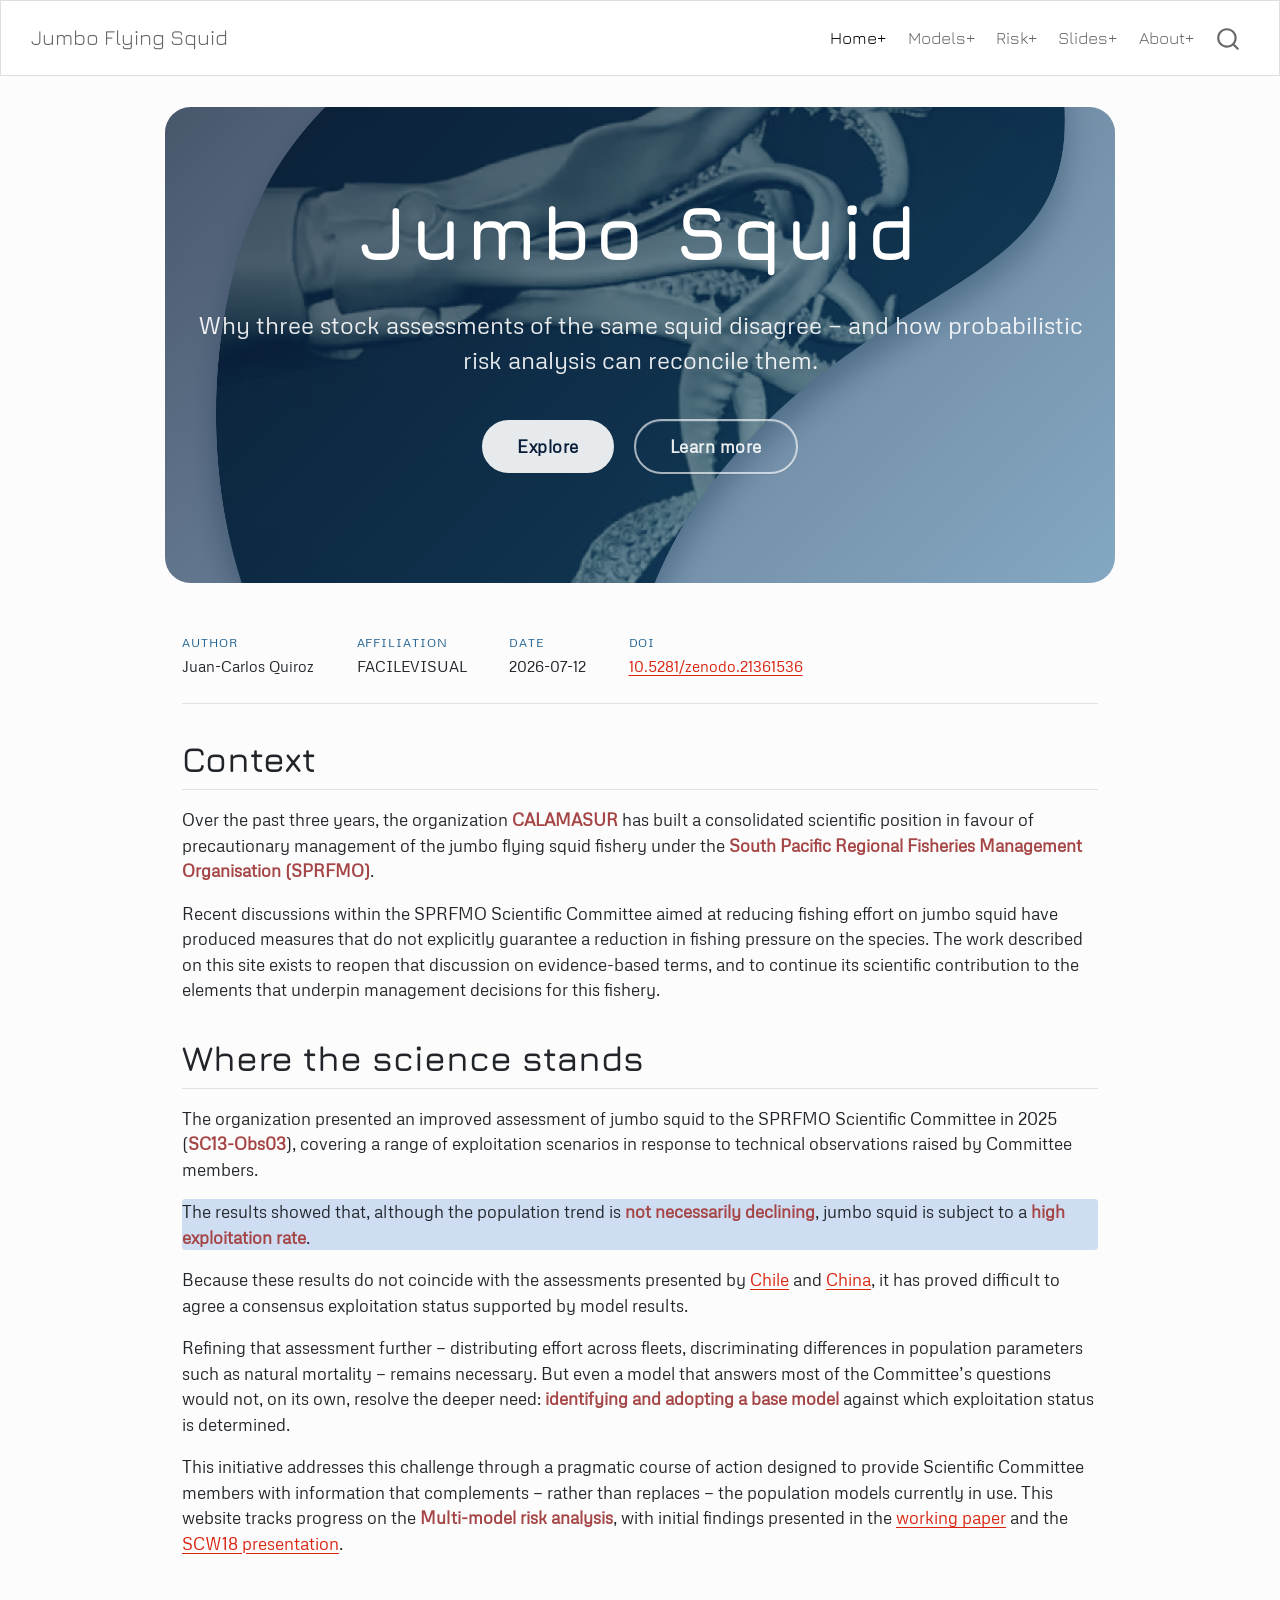
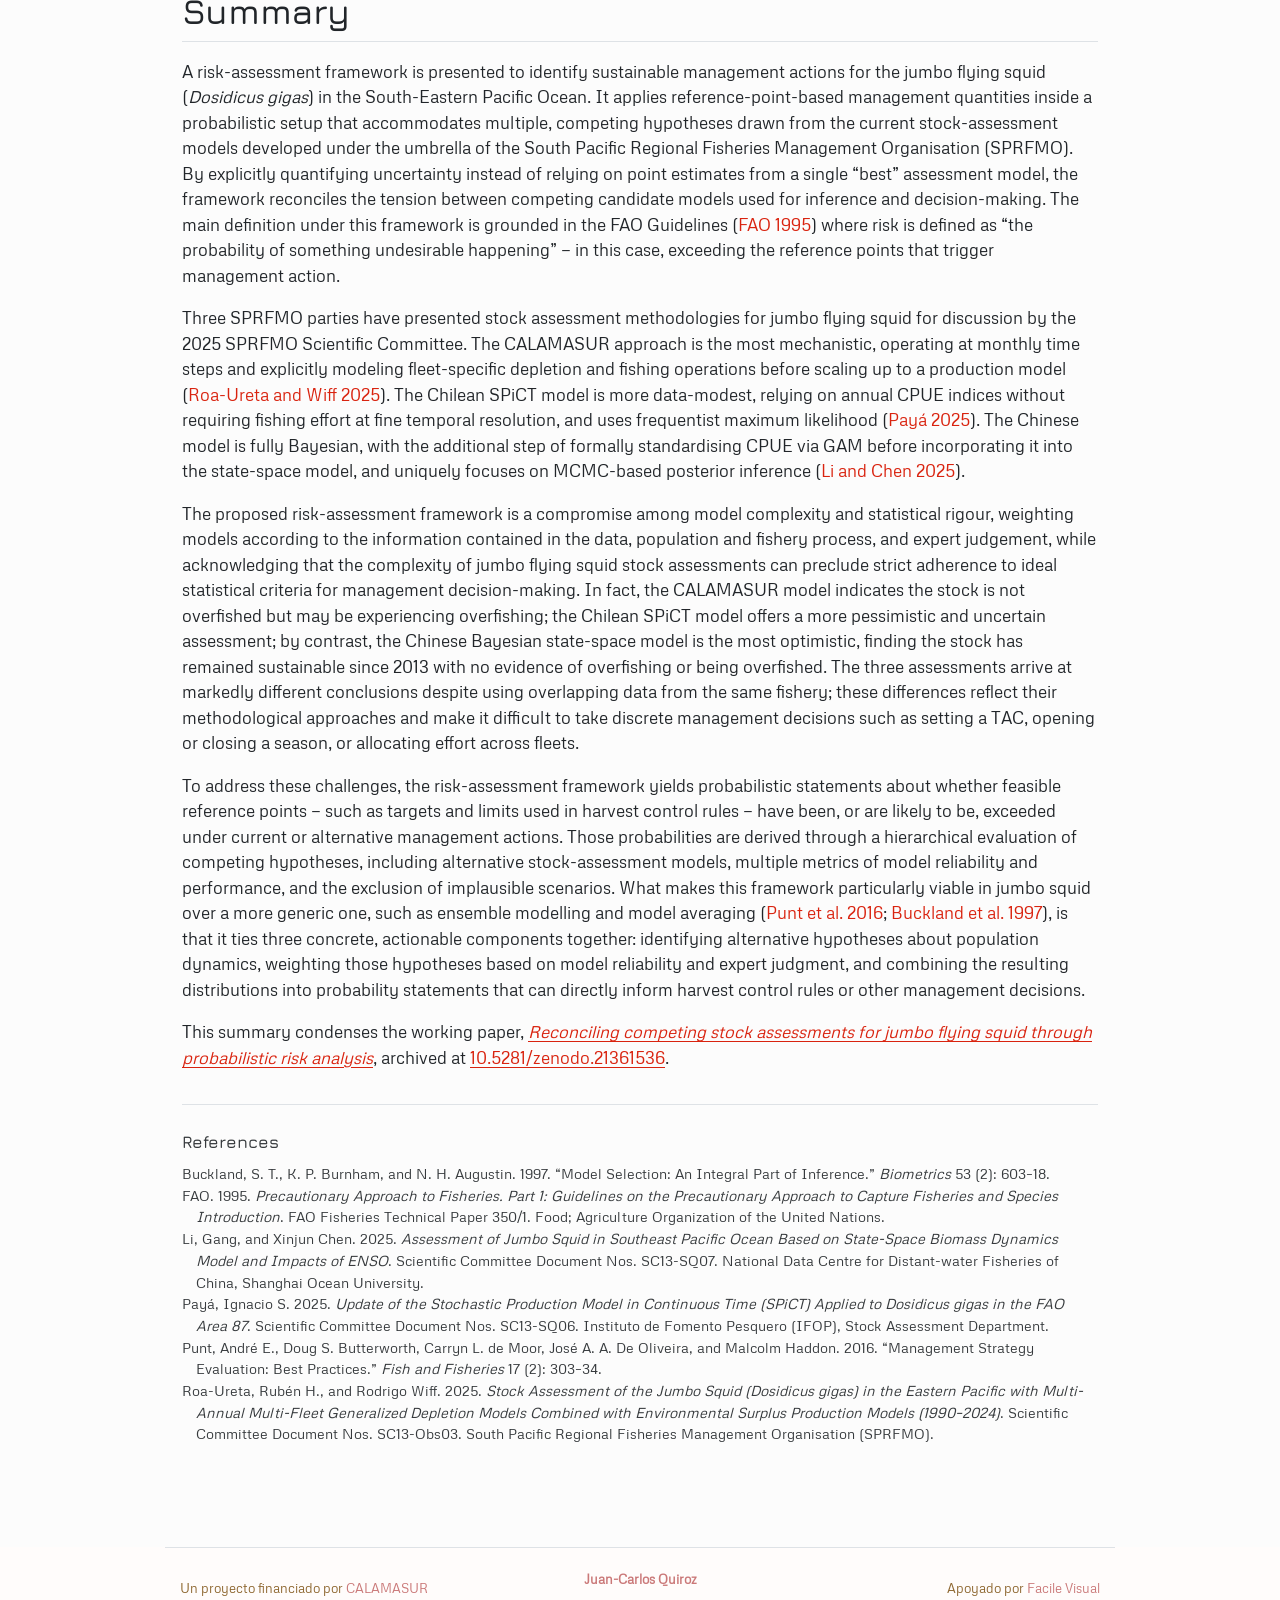
<file: index.html>
<!DOCTYPE html>
<html xmlns="http://www.w3.org/1999/xhtml" lang="en" xml:lang="en"><head>

<meta charset="utf-8">
<meta name="generator" content="quarto-1.9.38">

<meta name="viewport" content="width=device-width, initial-scale=1.0, user-scalable=yes">


<title>Jumbo Squid – Jumbo Flying Squid</title>
<style>
/* Default styles provided by pandoc.
** See https://pandoc.org/MANUAL.html#variables-for-html for config info.
*/
code{white-space: pre-wrap;}
span.smallcaps{font-variant: small-caps;}
div.columns{display: flex; gap: min(4vw, 1.5em);}
div.column{flex: auto; overflow-x: auto;}
div.hanging-indent{margin-left: 1.5em; text-indent: -1.5em;}
ul.task-list{list-style: none;}
ul.task-list li input[type="checkbox"] {
  width: 0.8em;
  margin: 0 0.8em 0.2em -1em; /* quarto-specific, see https://github.com/quarto-dev/quarto-cli/issues/4556 */ 
  vertical-align: middle;
}
/* CSS for citations */
div.csl-bib-body { }
div.csl-entry {
  clear: both;
}
.hanging-indent div.csl-entry {
  margin-left:2em;
  text-indent:-2em;
}
div.csl-left-margin {
  min-width:2em;
  float:left;
}
div.csl-right-inline {
  margin-left:2em;
  padding-left:1em;
}
div.csl-indent {
  margin-left: 2em;
}</style>


<script src="site_libs/quarto-nav/quarto-nav.js"></script>
<script src="site_libs/quarto-nav/headroom.min.js"></script>
<script src="site_libs/clipboard/clipboard.min.js"></script>
<script src="site_libs/quarto-search/autocomplete.umd.js"></script>
<script src="site_libs/quarto-search/fuse.min.js"></script>
<script src="site_libs/quarto-search/quarto-search.js"></script>
<meta name="quarto:offset" content="./">
<script src="site_libs/quarto-html/quarto.js" type="module"></script>
<script src="site_libs/quarto-html/tabsets/tabsets.js" type="module"></script>
<script src="site_libs/quarto-html/popper.min.js"></script>
<script src="site_libs/quarto-html/tippy.umd.min.js"></script>
<script src="site_libs/quarto-html/anchor.min.js"></script>
<link href="site_libs/quarto-html/tippy.css" rel="stylesheet">
<link href="site_libs/quarto-html/quarto-syntax-highlighting-15634bcf2e68342d4ad2dfa704d543f6.css" rel="stylesheet" id="quarto-text-highlighting-styles">
<script src="site_libs/bootstrap/bootstrap.min.js"></script>
<link href="site_libs/bootstrap/bootstrap-icons.css" rel="stylesheet">
<link href="site_libs/bootstrap/bootstrap-a2a6fa40fc58af1b599f36669c45a5c6.min.css" rel="stylesheet" append-hash="true" id="quarto-bootstrap" data-mode="light">
<script id="quarto-search-options" type="application/json">{
  "location": "navbar",
  "copy-button": false,
  "collapse-after": 3,
  "panel-placement": "end",
  "type": "overlay",
  "limit": 50,
  "keyboard-shortcut": [
    "f",
    "/",
    "s"
  ],
  "show-item-context": false,
  "language": {
    "search-no-results-text": "No results",
    "search-matching-documents-text": "matching documents",
    "search-copy-link-title": "Copy link to search",
    "search-hide-matches-text": "Hide additional matches",
    "search-more-match-text": "more match in this document",
    "search-more-matches-text": "more matches in this document",
    "search-clear-button-title": "Clear",
    "search-text-placeholder": "",
    "search-detached-cancel-button-title": "Cancel",
    "search-submit-button-title": "Submit",
    "search-label": "Search"
  }
}</script>


<link rel="stylesheet" href="styles.css">
</head>

<body class="nav-fixed quarto-light">

<div id="quarto-search-results"></div>
  <header id="quarto-header" class="headroom fixed-top">
    <nav class="navbar navbar-expand-lg " data-bs-theme="dark">
      <div class="navbar-container container-fluid">
      <div class="navbar-brand-container mx-auto">
    <a class="navbar-brand" href="./index.html">
    <span class="navbar-title">Jumbo Flying Squid</span>
    </a>
  </div>
            <div id="quarto-search" class="" title="Search"></div>
          <button class="navbar-toggler" type="button" data-bs-toggle="collapse" data-bs-target="#navbarCollapse" aria-controls="navbarCollapse" role="menu" aria-expanded="false" aria-label="Toggle navigation" onclick="if (window.quartoToggleHeadroom) { window.quartoToggleHeadroom(); }">
  <span class="navbar-toggler-icon"></span>
</button>
          <div class="collapse navbar-collapse" id="navbarCollapse">
            <ul class="navbar-nav navbar-nav-scroll ms-auto">
  <li class="nav-item">
    <a class="nav-link active" href="./index.html" aria-current="page"> 
<span class="menu-text">Home+</span></a>
  </li>  
  <li class="nav-item">
    <a class="nav-link" href="./models.html"> 
<span class="menu-text">Models+</span></a>
  </li>  
  <li class="nav-item">
    <a class="nav-link" href="./docs/modelos.html"> 
<span class="menu-text">Risk+</span></a>
  </li>  
  <li class="nav-item">
    <a class="nav-link" href="./slides.html"> 
<span class="menu-text">Slides+</span></a>
  </li>  
  <li class="nav-item">
    <a class="nav-link" href="./about_.html"> 
<span class="menu-text">About+</span></a>
  </li>  
</ul>
          </div> <!-- /navcollapse -->
            <div class="quarto-navbar-tools">
</div>
      </div> <!-- /container-fluid -->
    </nav>
</header>
<!-- content -->
<div id="quarto-content" class="quarto-container page-columns page-rows-contents page-layout-full page-navbar">
<!-- sidebar -->
<!-- margin-sidebar -->
    
<!-- main -->
<main class="content column-page" id="quarto-document-content"><header id="title-block-header" class="quarto-title-block"></header>




<div class="hero">
<div class="hero-content">
<div class="hero-title">
Jumbo Squid
</div>
<p>Why three stock assessments of the same squid disagree — and how probabilistic risk analysis can reconcile them.</p>
<p><a href="./about_.html" class="btn hero-btn" role="button">Explore</a> <a href="./models.html" class="btn hero-btn-outline" role="button">Learn more</a></p>
</div>
</div>
<div class="article-meta">
<div class="meta-item">
<p><span class="meta-label">Author</span> Juan-Carlos Quiroz</p>
</div>
<div class="meta-item">
<p><span class="meta-label">Affiliation</span> FACILEVISUAL</p>
</div>
<div class="meta-item">
<p><span class="meta-label">Date</span> 2026-07-12</p>
</div>
<div class="meta-item">
<p><span class="meta-label">DOI</span> <a href="https://doi.org/10.5281/zenodo.21361536">10.5281/zenodo.21361536</a></p>
</div>
</div>
<section id="context" class="level2">
<h2 class="anchored" data-anchor-id="context">Context</h2>
<p>Over the past three years, the organization <strong>CALAMASUR</strong> has built a consolidated scientific position in favour of precautionary management of the jumbo flying squid fishery under the <strong>South Pacific Regional Fisheries Management Organisation (SPRFMO)</strong>.</p>
<p>Recent discussions within the SPRFMO Scientific Committee aimed at reducing fishing effort on jumbo squid have produced measures that do not explicitly guarantee a reduction in fishing pressure on the species. The work described on this site exists to reopen that discussion on evidence-based terms, and to continue its scientific contribution to the elements that underpin management decisions for this fishery.</p>
</section>
<section id="where-the-science-stands" class="level2">
<h2 class="anchored" data-anchor-id="where-the-science-stands">Where the science stands</h2>
<p>The organization presented an improved assessment of jumbo squid to the SPRFMO Scientific Committee in 2025 (<strong>SC13-Obs03</strong>), covering a range of exploitation scenarios in response to technical observations raised by Committee members.</p>
<div class="highlight">
<p>The results showed that, although the population trend is <strong>not necessarily declining</strong>, jumbo squid is subject to a <strong>high exploitation rate</strong>.</p>
</div>
<p>Because these results do not coincide with the assessments presented by <a href="./docs/SC13-SQ06-CHL-SPiCT-summary.html">Chile</a> and <a href="./docs/SC13-SQ07-CHN-state-space-summary.html">China</a>, it has proved difficult to agree a consensus exploitation status supported by model results.</p>
<p>Refining that assessment further — distributing effort across fleets, discriminating differences in population parameters such as natural mortality — remains necessary. But even a model that answers most of the Committee’s questions would not, on its own, resolve the deeper need: <strong>identifying and adopting a base model</strong> against which exploitation status is determined.</p>
<p>This initiative addresses this challenge through a pragmatic course of action designed to provide Scientific Committee members with information that complements — rather than replaces — the population models currently in use. This website tracks progress on the <strong>Multi-model risk analysis</strong>, with initial findings presented in the <a href="./docs/modelos.html">working paper</a> and the <a href="./slides.html">SCW18 presentation</a>.</p>
</section>
<section id="summary" class="level2">
<h2 class="anchored" data-anchor-id="summary">Summary</h2>
<!-- Included by reference from abstract.md rather than copied, so this page and
     the working paper cannot drift apart. Edit abstract.md, not this block. -->
<p>A risk-assessment framework is presented to identify sustainable management actions for the jumbo flying squid (<em>Dosidicus gigas</em>) in the South-Eastern Pacific Ocean. It applies reference-point-based management quantities inside a probabilistic setup that accommodates multiple, competing hypotheses drawn from the current stock-assessment models developed under the umbrella of the South Pacific Regional Fisheries Management Organisation (SPRFMO). By explicitly quantifying uncertainty instead of relying on point estimates from a single “best” assessment model, the framework reconciles the tension between competing candidate models used for inference and decision-making. The main definition under this framework is grounded in the FAO Guidelines <span class="citation" data-cites="FAO1995">(<a href="#ref-FAO1995" role="doc-biblioref">FAO 1995</a>)</span> where risk is defined as “the probability of something undesirable happening” — in this case, exceeding the reference points that trigger management action.</p>
<p>Three SPRFMO parties have presented stock assessment methodologies for jumbo flying squid for discussion by the 2025 SPRFMO Scientific Committee. The CALAMASUR approach is the most mechanistic, operating at monthly time steps and explicitly modeling fleet-specific depletion and fishing operations before scaling up to a production model <span class="citation" data-cites="roaureta2025calamasur">(<a href="#ref-roaureta2025calamasur" role="doc-biblioref">Roa-Ureta and Wiff 2025</a>)</span>. The Chilean SPiCT model is more data-modest, relying on annual CPUE indices without requiring fishing effort at fine temporal resolution, and uses frequentist maximum likelihood <span class="citation" data-cites="paya2025spict">(<a href="#ref-paya2025spict" role="doc-biblioref">Payá 2025</a>)</span>. The Chinese model is fully Bayesian, with the additional step of formally standardising CPUE via GAM before incorporating it into the state-space model, and uniquely focuses on MCMC-based posterior inference <span class="citation" data-cites="li2025china">(<a href="#ref-li2025china" role="doc-biblioref">Li and Chen 2025</a>)</span>.</p>
<p>The proposed risk-assessment framework is a compromise among model complexity and statistical rigour, weighting models according to the information contained in the data, population and fishery process, and expert judgement, while acknowledging that the complexity of jumbo flying squid stock assessments can preclude strict adherence to ideal statistical criteria for management decision-making. In fact, the CALAMASUR model indicates the stock is not overfished but may be experiencing overfishing; the Chilean SPiCT model offers a more pessimistic and uncertain assessment; by contrast, the Chinese Bayesian state-space model is the most optimistic, finding the stock has remained sustainable since 2013 with no evidence of overfishing or being overfished. The three assessments arrive at markedly different conclusions despite using overlapping data from the same fishery; these differences reflect their methodological approaches and make it difficult to take discrete management decisions such as setting a TAC, opening or closing a season, or allocating effort across fleets.</p>
<p>To address these challenges, the risk‑assessment framework yields probabilistic statements about whether feasible reference points — such as targets and limits used in harvest control rules — have been, or are likely to be, exceeded under current or alternative management actions. Those probabilities are derived through a hierarchical evaluation of competing hypotheses, including alternative stock‑assessment models, multiple metrics of model reliability and performance, and the exclusion of implausible scenarios. What makes this framework particularly viable in jumbo squid over a more generic one, such as ensemble modelling and model averaging <span class="citation" data-cites="punt2016mse buckland1997model">(<a href="#ref-punt2016mse" role="doc-biblioref">Punt et al. 2016</a>; <a href="#ref-buckland1997model" role="doc-biblioref">Buckland et al. 1997</a>)</span>, is that it ties three concrete, actionable components together: identifying alternative hypotheses about population dynamics, weighting those hypotheses based on model reliability and expert judgment, and combining the resulting distributions into probability statements that can directly inform harvest control rules or other management decisions.</p>
<div class="small-note">
<p>This summary condenses the working paper, <em><a href="./docs/modelos.html">Reconciling competing stock assessments for jumbo flying squid through probabilistic risk analysis</a></em>, archived at <a href="https://doi.org/10.5281/zenodo.21361536" target="_blank">10.5281/zenodo.21361536</a>.</p>
</div>
</section>
<section id="references" class="level2">




</section>

<div id="quarto-appendix" class="default"><section class="quarto-appendix-contents" role="doc-bibliography" id="quarto-bibliography"><h2 class="anchored quarto-appendix-heading">References</h2><div id="refs" class="references csl-bib-body hanging-indent" role="list">
<div id="ref-buckland1997model" class="csl-entry" role="listitem">
Buckland, S. T., K. P. Burnham, and N. H. Augustin. 1997. <span>“Model Selection: An Integral Part of Inference.”</span> <em>Biometrics</em> 53 (2): 603–18.
</div>
<div id="ref-FAO1995" class="csl-entry" role="listitem">
FAO. 1995. <em>Precautionary Approach to Fisheries. <span>Part 1</span>: Guidelines on the Precautionary Approach to Capture Fisheries and Species Introduction</em>. FAO Fisheries Technical Paper 350/1. Food; Agriculture Organization of the United Nations.
</div>
<div id="ref-li2025china" class="csl-entry" role="listitem">
Li, Gang, and Xinjun Chen. 2025. <em>Assessment of Jumbo Squid in <span>Southeast Pacific Ocean</span> Based on State-Space Biomass Dynamics Model and Impacts of <span>ENSO</span></em>. Scientific Committee Document Nos. SC13-SQ07. National Data Centre for Distant-water Fisheries of China, Shanghai Ocean University.
</div>
<div id="ref-paya2025spict" class="csl-entry" role="listitem">
Payá, Ignacio S. 2025. <em>Update of the Stochastic Production Model in Continuous Time (<span>SPiCT</span>) Applied to <span class="nocase">Dosidicus gigas</span> in the <span>FAO</span> Area 87</em>. Scientific Committee Document Nos. SC13-SQ06. Instituto de Fomento Pesquero (<span>IFOP</span>), Stock Assessment Department.
</div>
<div id="ref-punt2016mse" class="csl-entry" role="listitem">
Punt, André E., Doug S. Butterworth, Carryn L. de Moor, José A. A. De Oliveira, and Malcolm Haddon. 2016. <span>“Management Strategy Evaluation: Best Practices.”</span> <em>Fish and Fisheries</em> 17 (2): 303–34.
</div>
<div id="ref-roaureta2025calamasur" class="csl-entry" role="listitem">
Roa-Ureta, Rubén H., and Rodrigo Wiff. 2025. <em>Stock Assessment of the Jumbo Squid (<span class="nocase">Dosidicus gigas</span>) in the Eastern Pacific with Multi-Annual Multi-Fleet Generalized Depletion Models Combined with Environmental Surplus Production Models (1990–2024)</em>. Scientific Committee Document Nos. SC13-Obs03. South Pacific Regional Fisheries Management Organisation (<span>SPRFMO</span>).
</div>
</div></section></div></main> <!-- /main -->
<script>
// Mermaid paints subgraph (cluster) titles *below* the connector edges, so the
// arrows strike through the title text. Move each cluster title to the end of
// the diagram's root group so it repaints above the edges; combined with the
// panel-coloured background in styles.css, arrows then read as passing behind
// the title. Cluster-label transforms are absolute (ancestors carry no
// transform), so re-parenting to g.root preserves position.
(function () {
  function maskClusterTitles() {
    document.querySelectorAll("svg.flowchart g.root").forEach(function (root) {
      // Once moved out of g.clusters the labels no longer match this selector,
      // so the operation is idempotent and cannot loop with the observer below.
      root.querySelectorAll("g.clusters .cluster-label").forEach(function (label) {
        root.appendChild(label);
      });
    });
  }

  if (document.readyState !== "loading") maskClusterTitles();
  document.addEventListener("DOMContentLoaded", maskClusterTitles);
  window.addEventListener("load", maskClusterTitles);

  // Mermaid renders asynchronously; watch until the diagram appears, then stop.
  var observer = new MutationObserver(maskClusterTitles);
  observer.observe(document.documentElement, { childList: true, subtree: true });
  setTimeout(function () { observer.disconnect(); }, 8000);
})();
</script>
<script id="quarto-html-after-body" type="application/javascript">
  window.document.addEventListener("DOMContentLoaded", function (event) {
    const icon = "";
    const anchorJS = new window.AnchorJS();
    anchorJS.options = {
      placement: 'right',
      icon: icon
    };
    anchorJS.add('.anchored');
    const isCodeAnnotation = (el) => {
      for (const clz of el.classList) {
        if (clz.startsWith('code-annotation-')) {                     
          return true;
        }
      }
      return false;
    }
    const onCopySuccess = function(e) {
      // button target
      const button = e.trigger;
      // don't keep focus
      button.blur();
      // flash "checked"
      button.classList.add('code-copy-button-checked');
      var currentTitle = button.getAttribute("title");
      button.setAttribute("title", "Copied!");
      let tooltip;
      if (window.bootstrap) {
        button.setAttribute("data-bs-toggle", "tooltip");
        button.setAttribute("data-bs-placement", "left");
        button.setAttribute("data-bs-title", "Copied!");
        tooltip = new bootstrap.Tooltip(button, 
          { trigger: "manual", 
            customClass: "code-copy-button-tooltip",
            offset: [0, -8]});
        tooltip.show();    
      }
      setTimeout(function() {
        if (tooltip) {
          tooltip.hide();
          button.removeAttribute("data-bs-title");
          button.removeAttribute("data-bs-toggle");
          button.removeAttribute("data-bs-placement");
        }
        button.setAttribute("title", currentTitle);
        button.classList.remove('code-copy-button-checked');
      }, 1000);
      // clear code selection
      e.clearSelection();
    }
    const getTextToCopy = function(trigger) {
      const outerScaffold = trigger.parentElement.cloneNode(true);
      const codeEl = outerScaffold.querySelector('code');
      for (const childEl of codeEl.children) {
        if (isCodeAnnotation(childEl)) {
          childEl.remove();
        }
      }
      return codeEl.innerText;
    }
    const clipboard = new window.ClipboardJS('.code-copy-button:not([data-in-quarto-modal])', {
      text: getTextToCopy
    });
    clipboard.on('success', onCopySuccess);
    if (window.document.getElementById('quarto-embedded-source-code-modal')) {
      const clipboardModal = new window.ClipboardJS('.code-copy-button[data-in-quarto-modal]', {
        text: getTextToCopy,
        container: window.document.getElementById('quarto-embedded-source-code-modal')
      });
      clipboardModal.on('success', onCopySuccess);
    }
      var localhostRegex = new RegExp(/^(?:http|https):\/\/localhost\:?[0-9]*\//);
      var mailtoRegex = new RegExp(/^mailto:/);
        var filterRegex = new RegExp("https:\/\/jcquiroz\.github\.io\/jumbo-flying-squid\/");
      var isInternal = (href) => {
          return filterRegex.test(href) || localhostRegex.test(href) || mailtoRegex.test(href);
      }
      // Inspect non-navigation links and adorn them if external
     var links = window.document.querySelectorAll('a[href]:not(.nav-link):not(.navbar-brand):not(.toc-action):not(.sidebar-link):not(.sidebar-item-toggle):not(.pagination-link):not(.no-external):not([aria-hidden]):not(.dropdown-item):not(.quarto-navigation-tool):not(.about-link)');
      for (var i=0; i<links.length; i++) {
        const link = links[i];
        if (!isInternal(link.href)) {
          // undo the damage that might have been done by quarto-nav.js in the case of
          // links that we want to consider external
          if (link.dataset.originalHref !== undefined) {
            link.href = link.dataset.originalHref;
          }
        }
      }
    function tippyHover(el, contentFn, onTriggerFn, onUntriggerFn) {
      const config = {
        allowHTML: true,
        maxWidth: 500,
        delay: 100,
        arrow: false,
        appendTo: function(el) {
            return el.parentElement;
        },
        interactive: true,
        interactiveBorder: 10,
        theme: 'quarto',
        placement: 'bottom-start',
      };
      if (contentFn) {
        config.content = contentFn;
      }
      if (onTriggerFn) {
        config.onTrigger = onTriggerFn;
      }
      if (onUntriggerFn) {
        config.onUntrigger = onUntriggerFn;
      }
      window.tippy(el, config); 
    }
    const noterefs = window.document.querySelectorAll('a[role="doc-noteref"]');
    for (var i=0; i<noterefs.length; i++) {
      const ref = noterefs[i];
      tippyHover(ref, function() {
        // use id or data attribute instead here
        let href = ref.getAttribute('data-footnote-href') || ref.getAttribute('href');
        try { href = new URL(href).hash; } catch {}
        const id = href.replace(/^#\/?/, "");
        const note = window.document.getElementById(id);
        if (note) {
          return note.innerHTML;
        } else {
          return "";
        }
      });
    }
    const xrefs = window.document.querySelectorAll('a.quarto-xref');
    const processXRef = (id, note) => {
      // Strip column container classes
      const stripColumnClz = (el) => {
        el.classList.remove("page-full", "page-columns");
        if (el.children) {
          for (const child of el.children) {
            stripColumnClz(child);
          }
        }
      }
      stripColumnClz(note)
      if (id === null || id.startsWith('sec-')) {
        // Special case sections, only their first couple elements
        const container = document.createElement("div");
        if (note.children && note.children.length > 2) {
          container.appendChild(note.children[0].cloneNode(true));
          for (let i = 1; i < note.children.length; i++) {
            const child = note.children[i];
            if (child.tagName === "P" && child.innerText === "") {
              continue;
            } else {
              container.appendChild(child.cloneNode(true));
              break;
            }
          }
          if (window.Quarto?.typesetMath) {
            window.Quarto.typesetMath(container);
          }
          return container.innerHTML
        } else {
          if (window.Quarto?.typesetMath) {
            window.Quarto.typesetMath(note);
          }
          return note.innerHTML;
        }
      } else {
        // Remove any anchor links if they are present
        const anchorLink = note.querySelector('a.anchorjs-link');
        if (anchorLink) {
          anchorLink.remove();
        }
        if (window.Quarto?.typesetMath) {
          window.Quarto.typesetMath(note);
        }
        if (note.classList.contains("callout")) {
          return note.outerHTML;
        } else {
          return note.innerHTML;
        }
      }
    }
    for (var i=0; i<xrefs.length; i++) {
      const xref = xrefs[i];
      tippyHover(xref, undefined, function(instance) {
        instance.disable();
        let url = xref.getAttribute('href');
        let hash = undefined; 
        if (url.startsWith('#')) {
          hash = url;
        } else {
          try { hash = new URL(url).hash; } catch {}
        }
        if (hash) {
          const id = hash.replace(/^#\/?/, "");
          const note = window.document.getElementById(id);
          if (note !== null) {
            try {
              const html = processXRef(id, note.cloneNode(true));
              instance.setContent(html);
            } finally {
              instance.enable();
              instance.show();
            }
          } else {
            // See if we can fetch this
            fetch(url.split('#')[0])
            .then(res => res.text())
            .then(html => {
              const parser = new DOMParser();
              const htmlDoc = parser.parseFromString(html, "text/html");
              const note = htmlDoc.getElementById(id);
              if (note !== null) {
                const html = processXRef(id, note);
                instance.setContent(html);
              } 
            }).finally(() => {
              instance.enable();
              instance.show();
            });
          }
        } else {
          // See if we can fetch a full url (with no hash to target)
          // This is a special case and we should probably do some content thinning / targeting
          fetch(url)
          .then(res => res.text())
          .then(html => {
            const parser = new DOMParser();
            const htmlDoc = parser.parseFromString(html, "text/html");
            const note = htmlDoc.querySelector('main.content');
            if (note !== null) {
              // This should only happen for chapter cross references
              // (since there is no id in the URL)
              // remove the first header
              if (note.children.length > 0 && note.children[0].tagName === "HEADER") {
                note.children[0].remove();
              }
              const html = processXRef(null, note);
              instance.setContent(html);
            } 
          }).finally(() => {
            instance.enable();
            instance.show();
          });
        }
      }, function(instance) {
      });
    }
        let selectedAnnoteEl;
        const selectorForAnnotation = ( cell, annotation) => {
          let cellAttr = 'data-code-cell="' + cell + '"';
          let lineAttr = 'data-code-annotation="' +  annotation + '"';
          const selector = 'span[' + cellAttr + '][' + lineAttr + ']';
          return selector;
        }
        const selectCodeLines = (annoteEl) => {
          const doc = window.document;
          const targetCell = annoteEl.getAttribute("data-target-cell");
          const targetAnnotation = annoteEl.getAttribute("data-target-annotation");
          const annoteSpan = window.document.querySelector(selectorForAnnotation(targetCell, targetAnnotation));
          const lines = annoteSpan.getAttribute("data-code-lines").split(",");
          const lineIds = lines.map((line) => {
            return targetCell + "-" + line;
          })
          let top = null;
          let height = null;
          let parent = null;
          if (lineIds.length > 0) {
              //compute the position of the single el (top and bottom and make a div)
              const el = window.document.getElementById(lineIds[0]);
              top = el.offsetTop;
              height = el.offsetHeight;
              parent = el.parentElement.parentElement;
            if (lineIds.length > 1) {
              const lastEl = window.document.getElementById(lineIds[lineIds.length - 1]);
              const bottom = lastEl.offsetTop + lastEl.offsetHeight;
              height = bottom - top;
            }
            if (top !== null && height !== null && parent !== null) {
              // cook up a div (if necessary) and position it 
              let div = window.document.getElementById("code-annotation-line-highlight");
              if (div === null) {
                div = window.document.createElement("div");
                div.setAttribute("id", "code-annotation-line-highlight");
                div.style.position = 'absolute';
                parent.appendChild(div);
              }
              div.style.top = top - 2 + "px";
              div.style.height = height + 4 + "px";
              div.style.left = 0;
              let gutterDiv = window.document.getElementById("code-annotation-line-highlight-gutter");
              if (gutterDiv === null) {
                gutterDiv = window.document.createElement("div");
                gutterDiv.setAttribute("id", "code-annotation-line-highlight-gutter");
                gutterDiv.style.position = 'absolute';
                const codeCell = window.document.getElementById(targetCell);
                const gutter = codeCell.querySelector('.code-annotation-gutter');
                gutter.appendChild(gutterDiv);
              }
              gutterDiv.style.top = top - 2 + "px";
              gutterDiv.style.height = height + 4 + "px";
            }
            selectedAnnoteEl = annoteEl;
          }
        };
        const unselectCodeLines = () => {
          const elementsIds = ["code-annotation-line-highlight", "code-annotation-line-highlight-gutter"];
          elementsIds.forEach((elId) => {
            const div = window.document.getElementById(elId);
            if (div) {
              div.remove();
            }
          });
          selectedAnnoteEl = undefined;
        };
          // Handle positioning of the toggle
      window.addEventListener(
        "resize",
        throttle(() => {
          elRect = undefined;
          if (selectedAnnoteEl) {
            selectCodeLines(selectedAnnoteEl);
          }
        }, 10)
      );
      function throttle(fn, ms) {
      let throttle = false;
      let timer;
        return (...args) => {
          if(!throttle) { // first call gets through
              fn.apply(this, args);
              throttle = true;
          } else { // all the others get throttled
              if(timer) clearTimeout(timer); // cancel #2
              timer = setTimeout(() => {
                fn.apply(this, args);
                timer = throttle = false;
              }, ms);
          }
        };
      }
        // Attach click handler to the DT
        const annoteDls = window.document.querySelectorAll('dt[data-target-cell]');
        for (const annoteDlNode of annoteDls) {
          annoteDlNode.addEventListener('click', (event) => {
            const clickedEl = event.target;
            if (clickedEl !== selectedAnnoteEl) {
              unselectCodeLines();
              const activeEl = window.document.querySelector('dt[data-target-cell].code-annotation-active');
              if (activeEl) {
                activeEl.classList.remove('code-annotation-active');
              }
              selectCodeLines(clickedEl);
              clickedEl.classList.add('code-annotation-active');
            } else {
              // Unselect the line
              unselectCodeLines();
              clickedEl.classList.remove('code-annotation-active');
            }
          });
        }
    const findCites = (el) => {
      const parentEl = el.parentElement;
      if (parentEl) {
        const cites = parentEl.dataset.cites;
        if (cites) {
          return {
            el,
            cites: cites.split(' ')
          };
        } else {
          return findCites(el.parentElement)
        }
      } else {
        return undefined;
      }
    };
    var bibliorefs = window.document.querySelectorAll('a[role="doc-biblioref"]');
    for (var i=0; i<bibliorefs.length; i++) {
      const ref = bibliorefs[i];
      const citeInfo = findCites(ref);
      if (citeInfo) {
        tippyHover(citeInfo.el, function() {
          var popup = window.document.createElement('div');
          citeInfo.cites.forEach(function(cite) {
            var citeDiv = window.document.createElement('div');
            citeDiv.classList.add('hanging-indent');
            citeDiv.classList.add('csl-entry');
            var biblioDiv = window.document.getElementById('ref-' + cite);
            if (biblioDiv) {
              citeDiv.innerHTML = biblioDiv.innerHTML;
            }
            popup.appendChild(citeDiv);
          });
          return popup.innerHTML;
        });
      }
    }
  });
  </script>
</div> <!-- /content -->
<footer class="footer">
  <div class="nav-footer">
    <div class="nav-footer-left">
<p>Un proyecto financiado por <a href="https://www.calamasur.com" target="_blank">CALAMASUR</a></p>
</div>   
    <div class="nav-footer-center">
<p>Juan-Carlos Quiroz</p>
</div>
    <div class="nav-footer-right">
<p>Apoyado por <a href="https://www.facilevisual.com" target="_blank">Facile Visual</a></p>
</div>
  </div>
</footer>




</body></html>
</file>
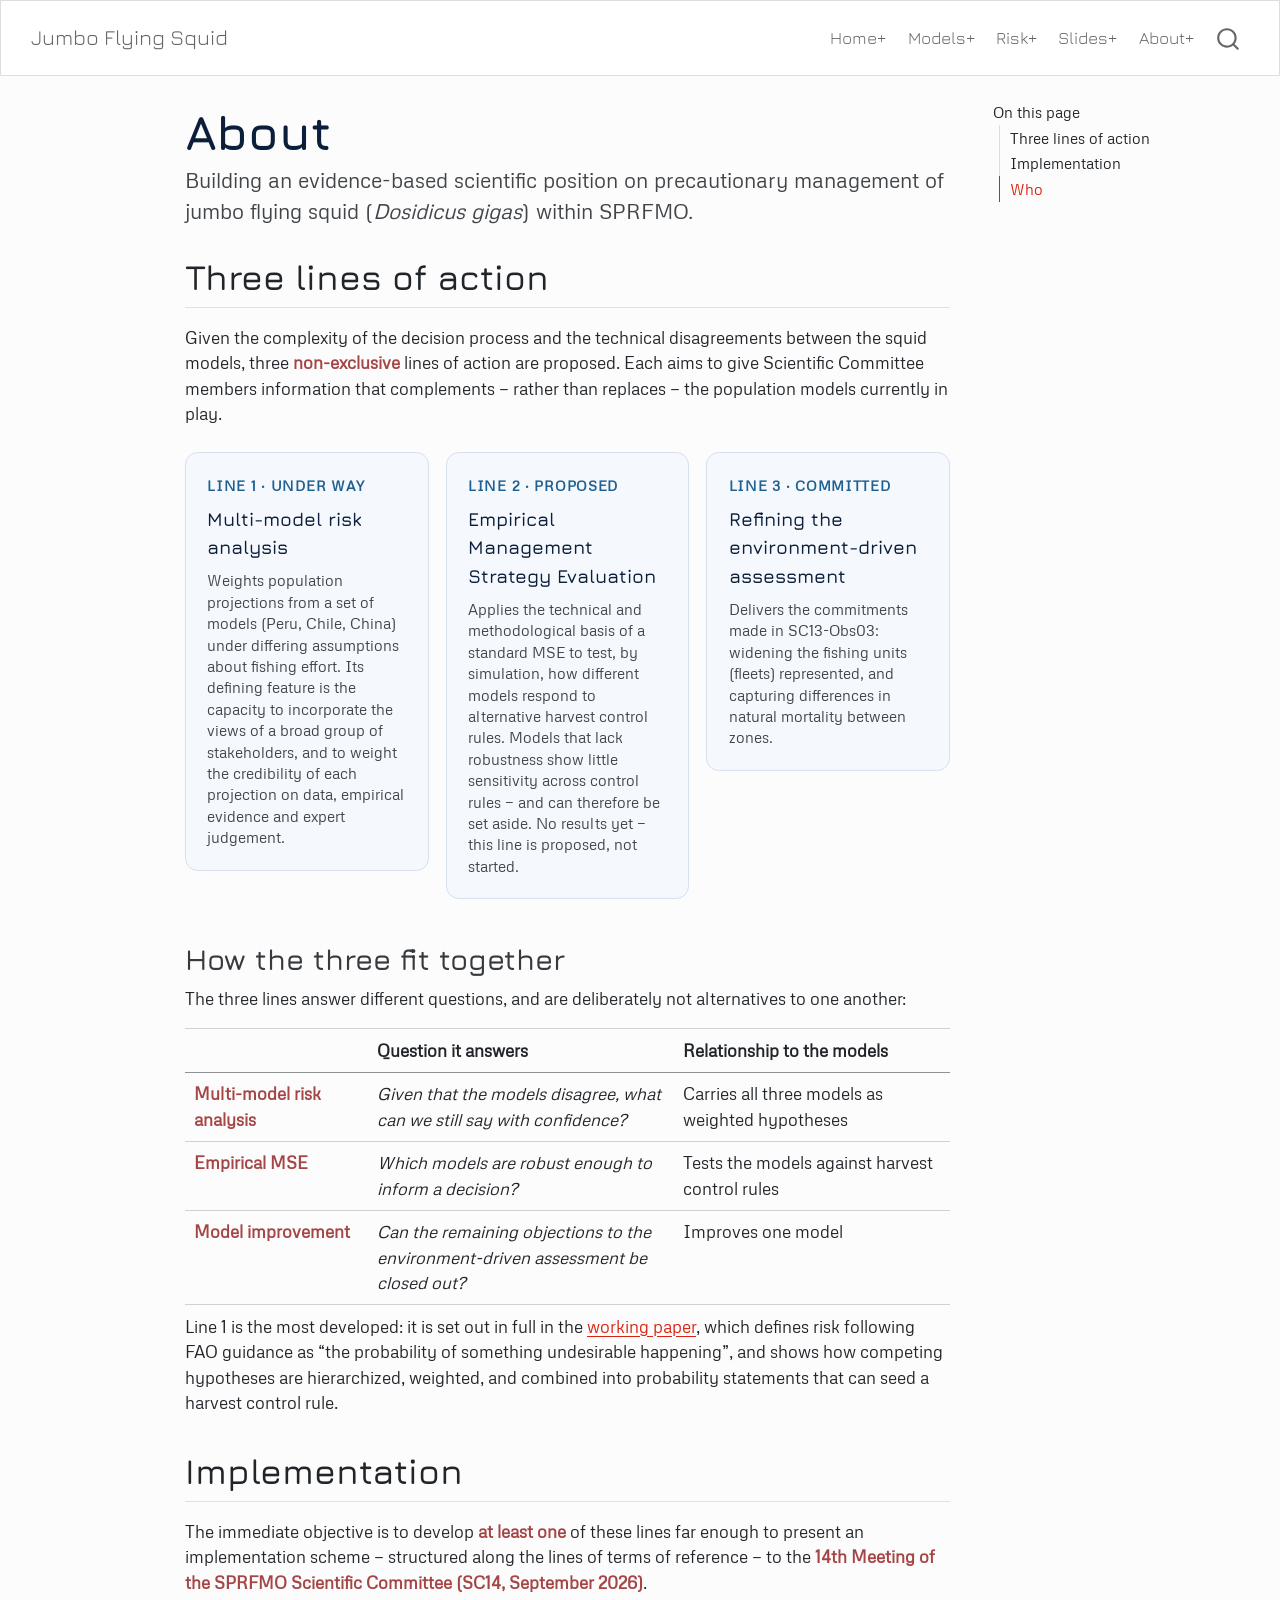
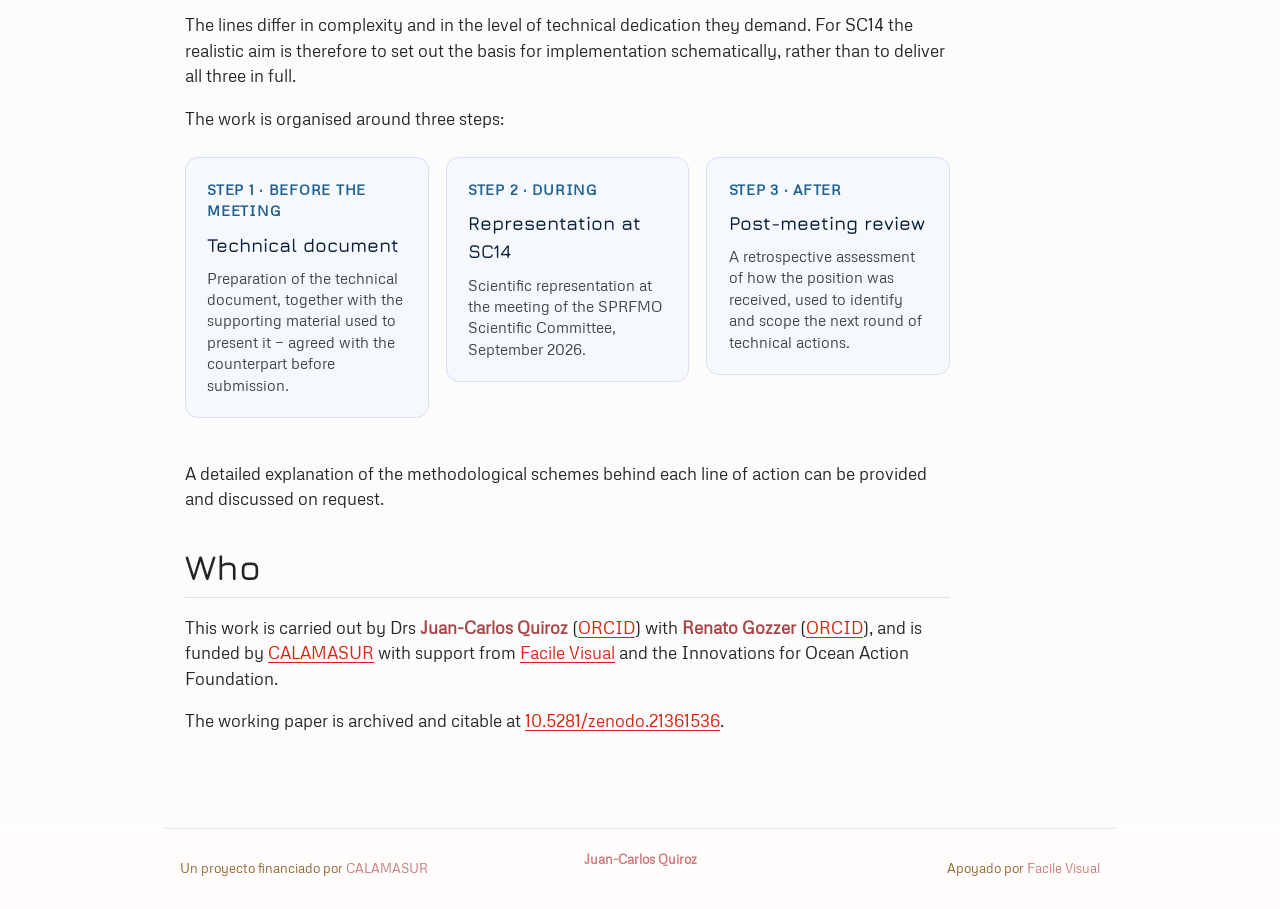
<file: about.html>
<!DOCTYPE html>
<html xmlns="http://www.w3.org/1999/xhtml" lang="en" xml:lang="en"><head>

<meta charset="utf-8">
<meta name="generator" content="quarto-1.9.38">

<meta name="viewport" content="width=device-width, initial-scale=1.0, user-scalable=yes">


<title>About – Jumbo Flying Squid</title>
<style>
/* Default styles provided by pandoc.
** See https://pandoc.org/MANUAL.html#variables-for-html for config info.
*/
code{white-space: pre-wrap;}
span.smallcaps{font-variant: small-caps;}
div.columns{display: flex; gap: min(4vw, 1.5em);}
div.column{flex: auto; overflow-x: auto;}
div.hanging-indent{margin-left: 1.5em; text-indent: -1.5em;}
ul.task-list{list-style: none;}
ul.task-list li input[type="checkbox"] {
  width: 0.8em;
  margin: 0 0.8em 0.2em -1em; /* quarto-specific, see https://github.com/quarto-dev/quarto-cli/issues/4556 */ 
  vertical-align: middle;
}
</style>


<script src="site_libs/quarto-nav/quarto-nav.js"></script>
<script src="site_libs/quarto-nav/headroom.min.js"></script>
<script src="site_libs/clipboard/clipboard.min.js"></script>
<script src="site_libs/quarto-search/autocomplete.umd.js"></script>
<script src="site_libs/quarto-search/fuse.min.js"></script>
<script src="site_libs/quarto-search/quarto-search.js"></script>
<meta name="quarto:offset" content="./">
<script src="site_libs/quarto-html/quarto.js" type="module"></script>
<script src="site_libs/quarto-html/tabsets/tabsets.js" type="module"></script>
<script src="site_libs/quarto-html/popper.min.js"></script>
<script src="site_libs/quarto-html/tippy.umd.min.js"></script>
<script src="site_libs/quarto-html/anchor.min.js"></script>
<link href="site_libs/quarto-html/tippy.css" rel="stylesheet">
<link href="site_libs/quarto-html/quarto-syntax-highlighting-15634bcf2e68342d4ad2dfa704d543f6.css" rel="stylesheet" id="quarto-text-highlighting-styles">
<script src="site_libs/bootstrap/bootstrap.min.js"></script>
<link href="site_libs/bootstrap/bootstrap-icons.css" rel="stylesheet">
<link href="site_libs/bootstrap/bootstrap-0cb88a992d28187a622bdcf604bd16e1.min.css" rel="stylesheet" append-hash="true" id="quarto-bootstrap" data-mode="light">
<script id="quarto-search-options" type="application/json">{
  "location": "navbar",
  "copy-button": false,
  "collapse-after": 3,
  "panel-placement": "end",
  "type": "overlay",
  "limit": 50,
  "keyboard-shortcut": [
    "f",
    "/",
    "s"
  ],
  "show-item-context": false,
  "language": {
    "search-no-results-text": "No results",
    "search-matching-documents-text": "matching documents",
    "search-copy-link-title": "Copy link to search",
    "search-hide-matches-text": "Hide additional matches",
    "search-more-match-text": "more match in this document",
    "search-more-matches-text": "more matches in this document",
    "search-clear-button-title": "Clear",
    "search-text-placeholder": "",
    "search-detached-cancel-button-title": "Cancel",
    "search-submit-button-title": "Submit",
    "search-label": "Search"
  }
}</script>


<link rel="stylesheet" href="styles.css">
</head>

<body class="nav-fixed quarto-light">

<div id="quarto-search-results"></div>
  <header id="quarto-header" class="headroom fixed-top">
    <nav class="navbar navbar-expand-lg " data-bs-theme="dark">
      <div class="navbar-container container-fluid">
      <div class="navbar-brand-container mx-auto">
    <a class="navbar-brand" href="./index.html">
    <span class="navbar-title">Jumbo Flying Squid</span>
    </a>
  </div>
            <div id="quarto-search" class="" title="Search"></div>
          <button class="navbar-toggler" type="button" data-bs-toggle="collapse" data-bs-target="#navbarCollapse" aria-controls="navbarCollapse" role="menu" aria-expanded="false" aria-label="Toggle navigation" onclick="if (window.quartoToggleHeadroom) { window.quartoToggleHeadroom(); }">
  <span class="navbar-toggler-icon"></span>
</button>
          <div class="collapse navbar-collapse" id="navbarCollapse">
            <ul class="navbar-nav navbar-nav-scroll ms-auto">
  <li class="nav-item">
    <a class="nav-link" href="./index.html"> 
<span class="menu-text">Home+</span></a>
  </li>  
  <li class="nav-item">
    <a class="nav-link" href="./models.html"> 
<span class="menu-text">Models+</span></a>
  </li>  
  <li class="nav-item">
    <a class="nav-link" href="./docs/modelos.html"> 
<span class="menu-text">Risk+</span></a>
  </li>  
  <li class="nav-item">
    <a class="nav-link" href="./slides.html"> 
<span class="menu-text">Slides+</span></a>
  </li>  
  <li class="nav-item">
    <a class="nav-link" href="./about_.html"> 
<span class="menu-text">About+</span></a>
  </li>  
</ul>
          </div> <!-- /navcollapse -->
            <div class="quarto-navbar-tools">
</div>
      </div> <!-- /container-fluid -->
    </nav>
</header>
<!-- content -->
<div id="quarto-content" class="quarto-container page-columns page-rows-contents page-layout-article page-navbar">
<!-- sidebar -->
<!-- margin-sidebar -->
    <div id="quarto-margin-sidebar" class="sidebar margin-sidebar">
        <nav id="TOC" role="doc-toc" class="toc-active">
    <h2 id="toc-title">On this page</h2>
   
  <ul>
  <li><a href="#three-lines-of-action" id="toc-three-lines-of-action" class="nav-link active" data-scroll-target="#three-lines-of-action">Three lines of action</a>
  <ul class="collapse">
  <li><a href="#how-the-three-fit-together" id="toc-how-the-three-fit-together" class="nav-link" data-scroll-target="#how-the-three-fit-together">How the three fit together</a></li>
  </ul></li>
  <li><a href="#implementation" id="toc-implementation" class="nav-link" data-scroll-target="#implementation">Implementation</a></li>
  <li><a href="#who" id="toc-who" class="nav-link" data-scroll-target="#who">Who</a></li>
  </ul>
</nav>
    </div>
<!-- main -->
<main class="content" id="quarto-document-content">

<header id="title-block-header" class="quarto-title-block default">
<div class="quarto-title">
<h1 class="title">About</h1>
<p class="subtitle lead">Building an evidence-based scientific position on precautionary management of jumbo flying squid (<em>Dosidicus gigas</em>) within SPRFMO.</p>
</div>



<div class="quarto-title-meta">

    
  
    
  </div>
  


</header>


<section id="three-lines-of-action" class="level2">
<h2 class="anchored" data-anchor-id="three-lines-of-action">Three lines of action</h2>
<p>Given the complexity of the decision process and the technical disagreements between the squid models, three <strong>non-exclusive</strong> lines of action are proposed. Each aims to give Scientific Committee members information that complements — rather than replaces — the population models currently in play.</p>
<div class="model-cards">
<p><a class="model-card" href="./docs/modelos.html"> <span class="model-card-tag">Line 1 · Under way</span> <span class="model-card-title">Multi-model risk analysis</span> <span class="model-card-desc">Weights population projections from a set of models (Peru, Chile, China) under differing assumptions about fishing effort. Its defining feature is the capacity to incorporate the views of a broad group of stakeholders, and to weight the credibility of each projection on data, empirical evidence and expert judgement.</span> </a></p>
<p><span class="model-card"> <span class="model-card-tag">Line 2 · Proposed</span> <span class="model-card-title">Empirical Management Strategy Evaluation</span> <span class="model-card-desc">Applies the technical and methodological basis of a standard MSE to test, by simulation, how different models respond to alternative harvest control rules. Models that lack robustness show little sensitivity across control rules — and can therefore be set aside. No results yet — this line is proposed, not started.</span> </span></p>
<p><a class="model-card" href="./docs/SC13-Obs03-CALAMASUR-summary.html"> <span class="model-card-tag">Line 3 · Committed</span> <span class="model-card-title">Refining the environment-driven assessment</span> <span class="model-card-desc">Delivers the commitments made in SC13-Obs03: widening the fishing units (fleets) represented, and capturing differences in natural mortality between zones.</span> </a></p>
</div>
<section id="how-the-three-fit-together" class="level3">
<h3 class="anchored" data-anchor-id="how-the-three-fit-together">How the three fit together</h3>
<p>The three lines answer different questions, and are deliberately not alternatives to one another:</p>
<table class="caption-top table">
<colgroup>
<col style="width: 24%">
<col style="width: 40%">
<col style="width: 36%">
</colgroup>
<thead>
<tr class="header">
<th></th>
<th>Question it answers</th>
<th>Relationship to the models</th>
</tr>
</thead>
<tbody>
<tr class="odd">
<td><strong>Multi-model risk analysis</strong></td>
<td><em>Given that the models disagree, what can we still say with confidence?</em></td>
<td>Carries all three models as weighted hypotheses</td>
</tr>
<tr class="even">
<td><strong>Empirical MSE</strong></td>
<td><em>Which models are robust enough to inform a decision?</em></td>
<td>Tests the models against harvest control rules</td>
</tr>
<tr class="odd">
<td><strong>Model improvement</strong></td>
<td><em>Can the remaining objections to the environment-driven assessment be closed out?</em></td>
<td>Improves one model</td>
</tr>
</tbody>
</table>
<p>Line 1 is the most developed: it is set out in full in the <a href="./docs/modelos.html">working paper</a>, which defines risk following FAO guidance as “the probability of something undesirable happening”, and shows how competing hypotheses are hierarchized, weighted, and combined into probability statements that can seed a harvest control rule.</p>
</section>
</section>
<section id="implementation" class="level2">
<h2 class="anchored" data-anchor-id="implementation">Implementation</h2>
<p>The immediate objective is to develop <strong>at least one</strong> of these lines far enough to present an implementation scheme — structured along the lines of terms of reference — to the <strong>14th Meeting of the SPRFMO Scientific Committee (SC14, September 2026)</strong>.</p>
<p>The lines differ in complexity and in the level of technical dedication they demand. For SC14 the realistic aim is therefore to set out the basis for implementation schematically, rather than to deliver all three in full.</p>
<p>The work is organised around three steps:</p>
<div class="model-cards">
<p><span class="model-card"> <span class="model-card-tag">Step 1 · Before the meeting</span> <span class="model-card-title">Technical document</span> <span class="model-card-desc">Preparation of the technical document, together with the supporting material used to present it — agreed with the counterpart before submission.</span> </span></p>
<p><span class="model-card"> <span class="model-card-tag">Step 2 · During</span> <span class="model-card-title">Representation at SC14</span> <span class="model-card-desc">Scientific representation at the meeting of the SPRFMO Scientific Committee, September 2026.</span> </span></p>
<p><span class="model-card"> <span class="model-card-tag">Step 3 · After</span> <span class="model-card-title">Post-meeting review</span> <span class="model-card-desc">A retrospective assessment of how the position was received, used to identify and scope the next round of technical actions.</span> </span></p>
</div>
<p>A detailed explanation of the methodological schemes behind each line of action can be provided and discussed on request.</p>
</section>
<section id="who" class="level2">
<h2 class="anchored" data-anchor-id="who">Who</h2>
<p>This work is carried out by Drs <strong>Juan-Carlos Quiroz</strong> (<a href="https://orcid.org/0000-0002-2831-7689" target="_blank">ORCID</a>) with <strong>Renato Gozzer</strong> (<a href="https://orcid.org/0000-0002-1156-4552" target="_blank">ORCID</a>), and is funded by <a href="https://www.calamasur.com" target="_blank">CALAMASUR</a> with support from <a href="https://www.facilevisual.com" target="_blank">Facile Visual</a> and the Innovations for Ocean Action Foundation.</p>
<p>The working paper is archived and citable at <a href="https://doi.org/10.5281/zenodo.21361536" target="_blank">10.5281/zenodo.21361536</a>.</p>


</section>

</main> <!-- /main -->
<script>
// Mermaid paints subgraph (cluster) titles *below* the connector edges, so the
// arrows strike through the title text. Move each cluster title to the end of
// the diagram's root group so it repaints above the edges; combined with the
// panel-coloured background in styles.css, arrows then read as passing behind
// the title. Cluster-label transforms are absolute (ancestors carry no
// transform), so re-parenting to g.root preserves position.
(function () {
  function maskClusterTitles() {
    document.querySelectorAll("svg.flowchart g.root").forEach(function (root) {
      // Once moved out of g.clusters the labels no longer match this selector,
      // so the operation is idempotent and cannot loop with the observer below.
      root.querySelectorAll("g.clusters .cluster-label").forEach(function (label) {
        root.appendChild(label);
      });
    });
  }

  if (document.readyState !== "loading") maskClusterTitles();
  document.addEventListener("DOMContentLoaded", maskClusterTitles);
  window.addEventListener("load", maskClusterTitles);

  // Mermaid renders asynchronously; watch until the diagram appears, then stop.
  var observer = new MutationObserver(maskClusterTitles);
  observer.observe(document.documentElement, { childList: true, subtree: true });
  setTimeout(function () { observer.disconnect(); }, 8000);
})();
</script>
<script id="quarto-html-after-body" type="application/javascript">
  window.document.addEventListener("DOMContentLoaded", function (event) {
    const icon = "";
    const anchorJS = new window.AnchorJS();
    anchorJS.options = {
      placement: 'right',
      icon: icon
    };
    anchorJS.add('.anchored');
    const isCodeAnnotation = (el) => {
      for (const clz of el.classList) {
        if (clz.startsWith('code-annotation-')) {                     
          return true;
        }
      }
      return false;
    }
    const onCopySuccess = function(e) {
      // button target
      const button = e.trigger;
      // don't keep focus
      button.blur();
      // flash "checked"
      button.classList.add('code-copy-button-checked');
      var currentTitle = button.getAttribute("title");
      button.setAttribute("title", "Copied!");
      let tooltip;
      if (window.bootstrap) {
        button.setAttribute("data-bs-toggle", "tooltip");
        button.setAttribute("data-bs-placement", "left");
        button.setAttribute("data-bs-title", "Copied!");
        tooltip = new bootstrap.Tooltip(button, 
          { trigger: "manual", 
            customClass: "code-copy-button-tooltip",
            offset: [0, -8]});
        tooltip.show();    
      }
      setTimeout(function() {
        if (tooltip) {
          tooltip.hide();
          button.removeAttribute("data-bs-title");
          button.removeAttribute("data-bs-toggle");
          button.removeAttribute("data-bs-placement");
        }
        button.setAttribute("title", currentTitle);
        button.classList.remove('code-copy-button-checked');
      }, 1000);
      // clear code selection
      e.clearSelection();
    }
    const getTextToCopy = function(trigger) {
      const outerScaffold = trigger.parentElement.cloneNode(true);
      const codeEl = outerScaffold.querySelector('code');
      for (const childEl of codeEl.children) {
        if (isCodeAnnotation(childEl)) {
          childEl.remove();
        }
      }
      return codeEl.innerText;
    }
    const clipboard = new window.ClipboardJS('.code-copy-button:not([data-in-quarto-modal])', {
      text: getTextToCopy
    });
    clipboard.on('success', onCopySuccess);
    if (window.document.getElementById('quarto-embedded-source-code-modal')) {
      const clipboardModal = new window.ClipboardJS('.code-copy-button[data-in-quarto-modal]', {
        text: getTextToCopy,
        container: window.document.getElementById('quarto-embedded-source-code-modal')
      });
      clipboardModal.on('success', onCopySuccess);
    }
      var localhostRegex = new RegExp(/^(?:http|https):\/\/localhost\:?[0-9]*\//);
      var mailtoRegex = new RegExp(/^mailto:/);
        var filterRegex = new RegExp("https:\/\/jcquiroz\.github\.io\/jumbo-flying-squid\/");
      var isInternal = (href) => {
          return filterRegex.test(href) || localhostRegex.test(href) || mailtoRegex.test(href);
      }
      // Inspect non-navigation links and adorn them if external
     var links = window.document.querySelectorAll('a[href]:not(.nav-link):not(.navbar-brand):not(.toc-action):not(.sidebar-link):not(.sidebar-item-toggle):not(.pagination-link):not(.no-external):not([aria-hidden]):not(.dropdown-item):not(.quarto-navigation-tool):not(.about-link)');
      for (var i=0; i<links.length; i++) {
        const link = links[i];
        if (!isInternal(link.href)) {
          // undo the damage that might have been done by quarto-nav.js in the case of
          // links that we want to consider external
          if (link.dataset.originalHref !== undefined) {
            link.href = link.dataset.originalHref;
          }
        }
      }
    function tippyHover(el, contentFn, onTriggerFn, onUntriggerFn) {
      const config = {
        allowHTML: true,
        maxWidth: 500,
        delay: 100,
        arrow: false,
        appendTo: function(el) {
            return el.parentElement;
        },
        interactive: true,
        interactiveBorder: 10,
        theme: 'quarto',
        placement: 'bottom-start',
      };
      if (contentFn) {
        config.content = contentFn;
      }
      if (onTriggerFn) {
        config.onTrigger = onTriggerFn;
      }
      if (onUntriggerFn) {
        config.onUntrigger = onUntriggerFn;
      }
      window.tippy(el, config); 
    }
    const noterefs = window.document.querySelectorAll('a[role="doc-noteref"]');
    for (var i=0; i<noterefs.length; i++) {
      const ref = noterefs[i];
      tippyHover(ref, function() {
        // use id or data attribute instead here
        let href = ref.getAttribute('data-footnote-href') || ref.getAttribute('href');
        try { href = new URL(href).hash; } catch {}
        const id = href.replace(/^#\/?/, "");
        const note = window.document.getElementById(id);
        if (note) {
          return note.innerHTML;
        } else {
          return "";
        }
      });
    }
    const xrefs = window.document.querySelectorAll('a.quarto-xref');
    const processXRef = (id, note) => {
      // Strip column container classes
      const stripColumnClz = (el) => {
        el.classList.remove("page-full", "page-columns");
        if (el.children) {
          for (const child of el.children) {
            stripColumnClz(child);
          }
        }
      }
      stripColumnClz(note)
      if (id === null || id.startsWith('sec-')) {
        // Special case sections, only their first couple elements
        const container = document.createElement("div");
        if (note.children && note.children.length > 2) {
          container.appendChild(note.children[0].cloneNode(true));
          for (let i = 1; i < note.children.length; i++) {
            const child = note.children[i];
            if (child.tagName === "P" && child.innerText === "") {
              continue;
            } else {
              container.appendChild(child.cloneNode(true));
              break;
            }
          }
          if (window.Quarto?.typesetMath) {
            window.Quarto.typesetMath(container);
          }
          return container.innerHTML
        } else {
          if (window.Quarto?.typesetMath) {
            window.Quarto.typesetMath(note);
          }
          return note.innerHTML;
        }
      } else {
        // Remove any anchor links if they are present
        const anchorLink = note.querySelector('a.anchorjs-link');
        if (anchorLink) {
          anchorLink.remove();
        }
        if (window.Quarto?.typesetMath) {
          window.Quarto.typesetMath(note);
        }
        if (note.classList.contains("callout")) {
          return note.outerHTML;
        } else {
          return note.innerHTML;
        }
      }
    }
    for (var i=0; i<xrefs.length; i++) {
      const xref = xrefs[i];
      tippyHover(xref, undefined, function(instance) {
        instance.disable();
        let url = xref.getAttribute('href');
        let hash = undefined; 
        if (url.startsWith('#')) {
          hash = url;
        } else {
          try { hash = new URL(url).hash; } catch {}
        }
        if (hash) {
          const id = hash.replace(/^#\/?/, "");
          const note = window.document.getElementById(id);
          if (note !== null) {
            try {
              const html = processXRef(id, note.cloneNode(true));
              instance.setContent(html);
            } finally {
              instance.enable();
              instance.show();
            }
          } else {
            // See if we can fetch this
            fetch(url.split('#')[0])
            .then(res => res.text())
            .then(html => {
              const parser = new DOMParser();
              const htmlDoc = parser.parseFromString(html, "text/html");
              const note = htmlDoc.getElementById(id);
              if (note !== null) {
                const html = processXRef(id, note);
                instance.setContent(html);
              } 
            }).finally(() => {
              instance.enable();
              instance.show();
            });
          }
        } else {
          // See if we can fetch a full url (with no hash to target)
          // This is a special case and we should probably do some content thinning / targeting
          fetch(url)
          .then(res => res.text())
          .then(html => {
            const parser = new DOMParser();
            const htmlDoc = parser.parseFromString(html, "text/html");
            const note = htmlDoc.querySelector('main.content');
            if (note !== null) {
              // This should only happen for chapter cross references
              // (since there is no id in the URL)
              // remove the first header
              if (note.children.length > 0 && note.children[0].tagName === "HEADER") {
                note.children[0].remove();
              }
              const html = processXRef(null, note);
              instance.setContent(html);
            } 
          }).finally(() => {
            instance.enable();
            instance.show();
          });
        }
      }, function(instance) {
      });
    }
        let selectedAnnoteEl;
        const selectorForAnnotation = ( cell, annotation) => {
          let cellAttr = 'data-code-cell="' + cell + '"';
          let lineAttr = 'data-code-annotation="' +  annotation + '"';
          const selector = 'span[' + cellAttr + '][' + lineAttr + ']';
          return selector;
        }
        const selectCodeLines = (annoteEl) => {
          const doc = window.document;
          const targetCell = annoteEl.getAttribute("data-target-cell");
          const targetAnnotation = annoteEl.getAttribute("data-target-annotation");
          const annoteSpan = window.document.querySelector(selectorForAnnotation(targetCell, targetAnnotation));
          const lines = annoteSpan.getAttribute("data-code-lines").split(",");
          const lineIds = lines.map((line) => {
            return targetCell + "-" + line;
          })
          let top = null;
          let height = null;
          let parent = null;
          if (lineIds.length > 0) {
              //compute the position of the single el (top and bottom and make a div)
              const el = window.document.getElementById(lineIds[0]);
              top = el.offsetTop;
              height = el.offsetHeight;
              parent = el.parentElement.parentElement;
            if (lineIds.length > 1) {
              const lastEl = window.document.getElementById(lineIds[lineIds.length - 1]);
              const bottom = lastEl.offsetTop + lastEl.offsetHeight;
              height = bottom - top;
            }
            if (top !== null && height !== null && parent !== null) {
              // cook up a div (if necessary) and position it 
              let div = window.document.getElementById("code-annotation-line-highlight");
              if (div === null) {
                div = window.document.createElement("div");
                div.setAttribute("id", "code-annotation-line-highlight");
                div.style.position = 'absolute';
                parent.appendChild(div);
              }
              div.style.top = top - 2 + "px";
              div.style.height = height + 4 + "px";
              div.style.left = 0;
              let gutterDiv = window.document.getElementById("code-annotation-line-highlight-gutter");
              if (gutterDiv === null) {
                gutterDiv = window.document.createElement("div");
                gutterDiv.setAttribute("id", "code-annotation-line-highlight-gutter");
                gutterDiv.style.position = 'absolute';
                const codeCell = window.document.getElementById(targetCell);
                const gutter = codeCell.querySelector('.code-annotation-gutter');
                gutter.appendChild(gutterDiv);
              }
              gutterDiv.style.top = top - 2 + "px";
              gutterDiv.style.height = height + 4 + "px";
            }
            selectedAnnoteEl = annoteEl;
          }
        };
        const unselectCodeLines = () => {
          const elementsIds = ["code-annotation-line-highlight", "code-annotation-line-highlight-gutter"];
          elementsIds.forEach((elId) => {
            const div = window.document.getElementById(elId);
            if (div) {
              div.remove();
            }
          });
          selectedAnnoteEl = undefined;
        };
          // Handle positioning of the toggle
      window.addEventListener(
        "resize",
        throttle(() => {
          elRect = undefined;
          if (selectedAnnoteEl) {
            selectCodeLines(selectedAnnoteEl);
          }
        }, 10)
      );
      function throttle(fn, ms) {
      let throttle = false;
      let timer;
        return (...args) => {
          if(!throttle) { // first call gets through
              fn.apply(this, args);
              throttle = true;
          } else { // all the others get throttled
              if(timer) clearTimeout(timer); // cancel #2
              timer = setTimeout(() => {
                fn.apply(this, args);
                timer = throttle = false;
              }, ms);
          }
        };
      }
        // Attach click handler to the DT
        const annoteDls = window.document.querySelectorAll('dt[data-target-cell]');
        for (const annoteDlNode of annoteDls) {
          annoteDlNode.addEventListener('click', (event) => {
            const clickedEl = event.target;
            if (clickedEl !== selectedAnnoteEl) {
              unselectCodeLines();
              const activeEl = window.document.querySelector('dt[data-target-cell].code-annotation-active');
              if (activeEl) {
                activeEl.classList.remove('code-annotation-active');
              }
              selectCodeLines(clickedEl);
              clickedEl.classList.add('code-annotation-active');
            } else {
              // Unselect the line
              unselectCodeLines();
              clickedEl.classList.remove('code-annotation-active');
            }
          });
        }
    const findCites = (el) => {
      const parentEl = el.parentElement;
      if (parentEl) {
        const cites = parentEl.dataset.cites;
        if (cites) {
          return {
            el,
            cites: cites.split(' ')
          };
        } else {
          return findCites(el.parentElement)
        }
      } else {
        return undefined;
      }
    };
    var bibliorefs = window.document.querySelectorAll('a[role="doc-biblioref"]');
    for (var i=0; i<bibliorefs.length; i++) {
      const ref = bibliorefs[i];
      const citeInfo = findCites(ref);
      if (citeInfo) {
        tippyHover(citeInfo.el, function() {
          var popup = window.document.createElement('div');
          citeInfo.cites.forEach(function(cite) {
            var citeDiv = window.document.createElement('div');
            citeDiv.classList.add('hanging-indent');
            citeDiv.classList.add('csl-entry');
            var biblioDiv = window.document.getElementById('ref-' + cite);
            if (biblioDiv) {
              citeDiv.innerHTML = biblioDiv.innerHTML;
            }
            popup.appendChild(citeDiv);
          });
          return popup.innerHTML;
        });
      }
    }
  });
  </script>
</div> <!-- /content -->
<footer class="footer">
  <div class="nav-footer">
    <div class="nav-footer-left">
<p>Un proyecto financiado por <a href="https://www.calamasur.com" target="_blank">CALAMASUR</a></p>
</div>   
    <div class="nav-footer-center">
<p>Juan-Carlos Quiroz</p>
</div>
    <div class="nav-footer-right">
<p>Apoyado por <a href="https://www.facilevisual.com" target="_blank">Facile Visual</a></p>
</div>
  </div>
</footer>




</body></html>
</file>
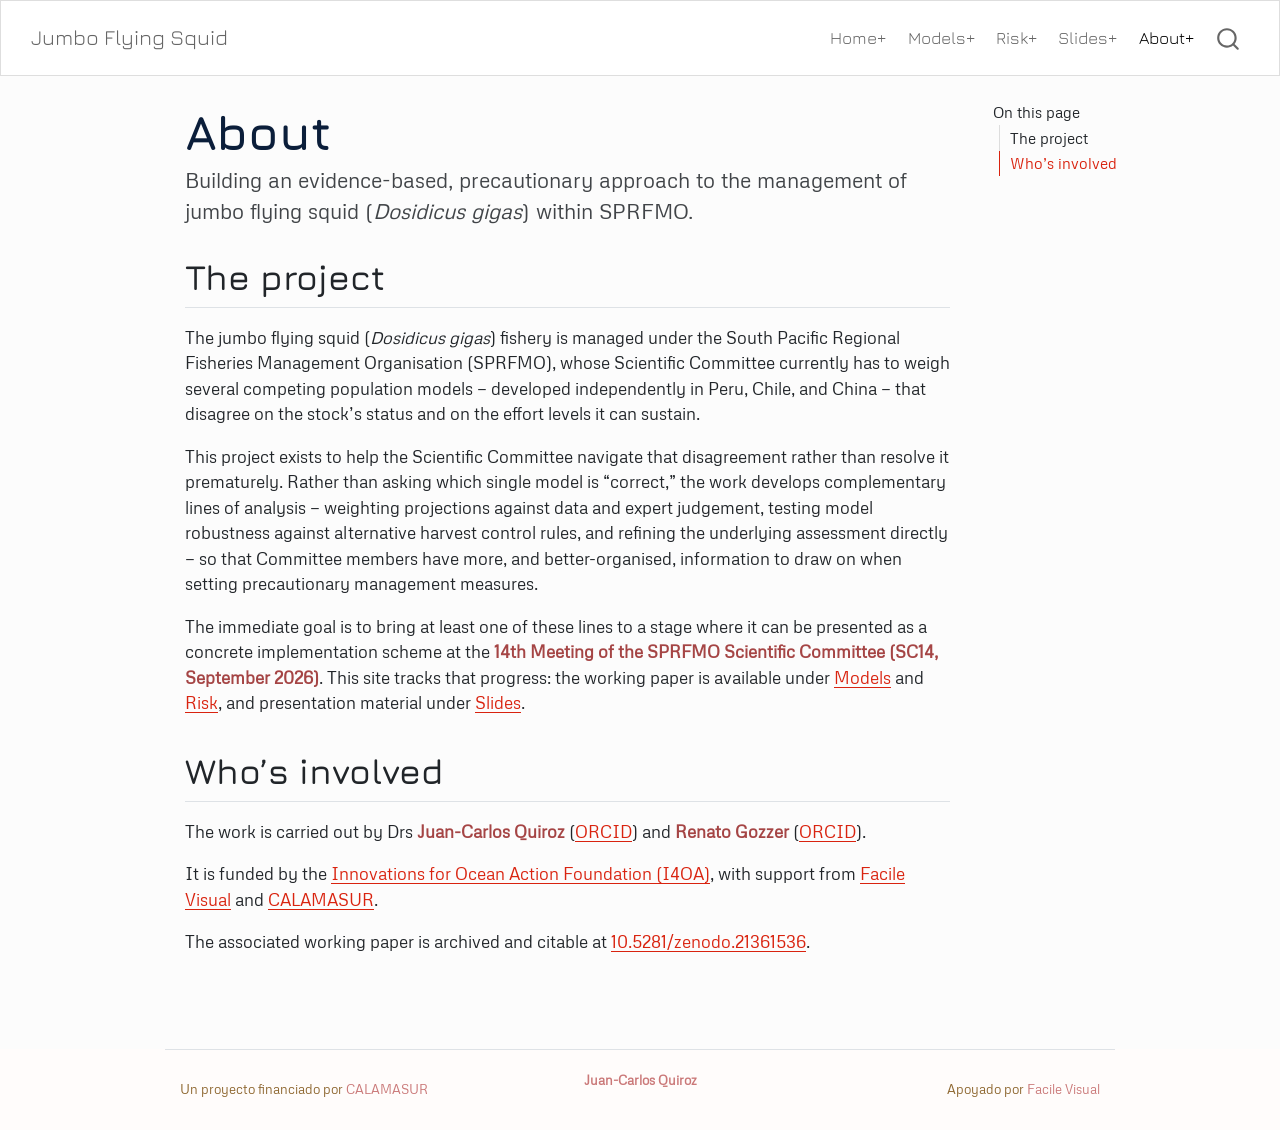
<file: about_.html>
<!DOCTYPE html>
<html xmlns="http://www.w3.org/1999/xhtml" lang="en" xml:lang="en"><head>

<meta charset="utf-8">
<meta name="generator" content="quarto-1.9.38">

<meta name="viewport" content="width=device-width, initial-scale=1.0, user-scalable=yes">


<title>About – Jumbo Flying Squid</title>
<style>
/* Default styles provided by pandoc.
** See https://pandoc.org/MANUAL.html#variables-for-html for config info.
*/
code{white-space: pre-wrap;}
span.smallcaps{font-variant: small-caps;}
div.columns{display: flex; gap: min(4vw, 1.5em);}
div.column{flex: auto; overflow-x: auto;}
div.hanging-indent{margin-left: 1.5em; text-indent: -1.5em;}
ul.task-list{list-style: none;}
ul.task-list li input[type="checkbox"] {
  width: 0.8em;
  margin: 0 0.8em 0.2em -1em; /* quarto-specific, see https://github.com/quarto-dev/quarto-cli/issues/4556 */ 
  vertical-align: middle;
}
</style>


<script src="site_libs/quarto-nav/quarto-nav.js"></script>
<script src="site_libs/quarto-nav/headroom.min.js"></script>
<script src="site_libs/clipboard/clipboard.min.js"></script>
<script src="site_libs/quarto-search/autocomplete.umd.js"></script>
<script src="site_libs/quarto-search/fuse.min.js"></script>
<script src="site_libs/quarto-search/quarto-search.js"></script>
<meta name="quarto:offset" content="./">
<script src="site_libs/quarto-html/quarto.js" type="module"></script>
<script src="site_libs/quarto-html/tabsets/tabsets.js" type="module"></script>
<script src="site_libs/quarto-html/popper.min.js"></script>
<script src="site_libs/quarto-html/tippy.umd.min.js"></script>
<script src="site_libs/quarto-html/anchor.min.js"></script>
<link href="site_libs/quarto-html/tippy.css" rel="stylesheet">
<link href="site_libs/quarto-html/quarto-syntax-highlighting-15634bcf2e68342d4ad2dfa704d543f6.css" rel="stylesheet" id="quarto-text-highlighting-styles">
<script src="site_libs/bootstrap/bootstrap.min.js"></script>
<link href="site_libs/bootstrap/bootstrap-icons.css" rel="stylesheet">
<link href="site_libs/bootstrap/bootstrap-0cb88a992d28187a622bdcf604bd16e1.min.css" rel="stylesheet" append-hash="true" id="quarto-bootstrap" data-mode="light">
<script id="quarto-search-options" type="application/json">{
  "location": "navbar",
  "copy-button": false,
  "collapse-after": 3,
  "panel-placement": "end",
  "type": "overlay",
  "limit": 50,
  "keyboard-shortcut": [
    "f",
    "/",
    "s"
  ],
  "show-item-context": false,
  "language": {
    "search-no-results-text": "No results",
    "search-matching-documents-text": "matching documents",
    "search-copy-link-title": "Copy link to search",
    "search-hide-matches-text": "Hide additional matches",
    "search-more-match-text": "more match in this document",
    "search-more-matches-text": "more matches in this document",
    "search-clear-button-title": "Clear",
    "search-text-placeholder": "",
    "search-detached-cancel-button-title": "Cancel",
    "search-submit-button-title": "Submit",
    "search-label": "Search"
  }
}</script>


<link rel="stylesheet" href="styles.css">
</head>

<body class="nav-fixed quarto-light">

<div id="quarto-search-results"></div>
  <header id="quarto-header" class="headroom fixed-top">
    <nav class="navbar navbar-expand-lg " data-bs-theme="dark">
      <div class="navbar-container container-fluid">
      <div class="navbar-brand-container mx-auto">
    <a class="navbar-brand" href="./index.html">
    <span class="navbar-title">Jumbo Flying Squid</span>
    </a>
  </div>
            <div id="quarto-search" class="" title="Search"></div>
          <button class="navbar-toggler" type="button" data-bs-toggle="collapse" data-bs-target="#navbarCollapse" aria-controls="navbarCollapse" role="menu" aria-expanded="false" aria-label="Toggle navigation" onclick="if (window.quartoToggleHeadroom) { window.quartoToggleHeadroom(); }">
  <span class="navbar-toggler-icon"></span>
</button>
          <div class="collapse navbar-collapse" id="navbarCollapse">
            <ul class="navbar-nav navbar-nav-scroll ms-auto">
  <li class="nav-item">
    <a class="nav-link" href="./index.html"> 
<span class="menu-text">Home+</span></a>
  </li>  
  <li class="nav-item">
    <a class="nav-link" href="./models.html"> 
<span class="menu-text">Models+</span></a>
  </li>  
  <li class="nav-item">
    <a class="nav-link" href="./docs/modelos.html"> 
<span class="menu-text">Risk+</span></a>
  </li>  
  <li class="nav-item">
    <a class="nav-link" href="./slides.html"> 
<span class="menu-text">Slides+</span></a>
  </li>  
  <li class="nav-item">
    <a class="nav-link active" href="./about_.html" aria-current="page"> 
<span class="menu-text">About+</span></a>
  </li>  
</ul>
          </div> <!-- /navcollapse -->
            <div class="quarto-navbar-tools">
</div>
      </div> <!-- /container-fluid -->
    </nav>
</header>
<!-- content -->
<div id="quarto-content" class="quarto-container page-columns page-rows-contents page-layout-article page-navbar">
<!-- sidebar -->
<!-- margin-sidebar -->
    <div id="quarto-margin-sidebar" class="sidebar margin-sidebar">
        <nav id="TOC" role="doc-toc" class="toc-active">
    <h2 id="toc-title">On this page</h2>
   
  <ul>
  <li><a href="#the-project" id="toc-the-project" class="nav-link active" data-scroll-target="#the-project">The project</a></li>
  <li><a href="#whos-involved" id="toc-whos-involved" class="nav-link" data-scroll-target="#whos-involved">Who’s involved</a></li>
  </ul>
</nav>
    </div>
<!-- main -->
<main class="content" id="quarto-document-content">

<header id="title-block-header" class="quarto-title-block default">
<div class="quarto-title">
<h1 class="title">About</h1>
<p class="subtitle lead">Building an evidence-based, precautionary approach to the management of jumbo flying squid (<em>Dosidicus gigas</em>) within SPRFMO.</p>
</div>



<div class="quarto-title-meta">

    
  
    
  </div>
  


</header>


<section id="the-project" class="level2">
<h2 class="anchored" data-anchor-id="the-project">The project</h2>
<p>The jumbo flying squid (<em>Dosidicus gigas</em>) fishery is managed under the South Pacific Regional Fisheries Management Organisation (SPRFMO), whose Scientific Committee currently has to weigh several competing population models — developed independently in Peru, Chile, and China — that disagree on the stock’s status and on the effort levels it can sustain.</p>
<p>This project exists to help the Scientific Committee navigate that disagreement rather than resolve it prematurely. Rather than asking which single model is “correct,” the work develops complementary lines of analysis — weighting projections against data and expert judgement, testing model robustness against alternative harvest control rules, and refining the underlying assessment directly — so that Committee members have more, and better-organised, information to draw on when setting precautionary management measures.</p>
<p>The immediate goal is to bring at least one of these lines to a stage where it can be presented as a concrete implementation scheme at the <strong>14th Meeting of the SPRFMO Scientific Committee (SC14, September 2026)</strong>. This site tracks that progress: the working paper is available under <a href="./models.html">Models</a> and <a href="./docs/modelos.html">Risk</a>, and presentation material under <a href="./slides.html">Slides</a>.</p>
</section>
<section id="whos-involved" class="level2">
<h2 class="anchored" data-anchor-id="whos-involved">Who’s involved</h2>
<p>The work is carried out by Drs <strong>Juan-Carlos Quiroz</strong> (<a href="https://orcid.org/0000-0002-2831-7689" target="_blank">ORCID</a>) and <strong>Renato Gozzer</strong> (<a href="https://orcid.org/0000-0002-1156-4552" target="_blank">ORCID</a>).</p>
<p>It is funded by the <a href="https://ocean-action.org" target="_blank">Innovations for Ocean Action Foundation (I4OA)</a>, with support from <a href="https://www.facilevisual.com" target="_blank">Facile Visual</a> and <a href="https://www.calamasur.com" target="_blank">CALAMASUR</a>.</p>
<p>The associated working paper is archived and citable at <a href="https://doi.org/10.5281/zenodo.21361536" target="_blank">10.5281/zenodo.21361536</a>.</p>


</section>

</main> <!-- /main -->
<script>
// Mermaid paints subgraph (cluster) titles *below* the connector edges, so the
// arrows strike through the title text. Move each cluster title to the end of
// the diagram's root group so it repaints above the edges; combined with the
// panel-coloured background in styles.css, arrows then read as passing behind
// the title. Cluster-label transforms are absolute (ancestors carry no
// transform), so re-parenting to g.root preserves position.
(function () {
  function maskClusterTitles() {
    document.querySelectorAll("svg.flowchart g.root").forEach(function (root) {
      // Once moved out of g.clusters the labels no longer match this selector,
      // so the operation is idempotent and cannot loop with the observer below.
      root.querySelectorAll("g.clusters .cluster-label").forEach(function (label) {
        root.appendChild(label);
      });
    });
  }

  if (document.readyState !== "loading") maskClusterTitles();
  document.addEventListener("DOMContentLoaded", maskClusterTitles);
  window.addEventListener("load", maskClusterTitles);

  // Mermaid renders asynchronously; watch until the diagram appears, then stop.
  var observer = new MutationObserver(maskClusterTitles);
  observer.observe(document.documentElement, { childList: true, subtree: true });
  setTimeout(function () { observer.disconnect(); }, 8000);
})();
</script>
<script id="quarto-html-after-body" type="application/javascript">
  window.document.addEventListener("DOMContentLoaded", function (event) {
    const icon = "";
    const anchorJS = new window.AnchorJS();
    anchorJS.options = {
      placement: 'right',
      icon: icon
    };
    anchorJS.add('.anchored');
    const isCodeAnnotation = (el) => {
      for (const clz of el.classList) {
        if (clz.startsWith('code-annotation-')) {                     
          return true;
        }
      }
      return false;
    }
    const onCopySuccess = function(e) {
      // button target
      const button = e.trigger;
      // don't keep focus
      button.blur();
      // flash "checked"
      button.classList.add('code-copy-button-checked');
      var currentTitle = button.getAttribute("title");
      button.setAttribute("title", "Copied!");
      let tooltip;
      if (window.bootstrap) {
        button.setAttribute("data-bs-toggle", "tooltip");
        button.setAttribute("data-bs-placement", "left");
        button.setAttribute("data-bs-title", "Copied!");
        tooltip = new bootstrap.Tooltip(button, 
          { trigger: "manual", 
            customClass: "code-copy-button-tooltip",
            offset: [0, -8]});
        tooltip.show();    
      }
      setTimeout(function() {
        if (tooltip) {
          tooltip.hide();
          button.removeAttribute("data-bs-title");
          button.removeAttribute("data-bs-toggle");
          button.removeAttribute("data-bs-placement");
        }
        button.setAttribute("title", currentTitle);
        button.classList.remove('code-copy-button-checked');
      }, 1000);
      // clear code selection
      e.clearSelection();
    }
    const getTextToCopy = function(trigger) {
      const outerScaffold = trigger.parentElement.cloneNode(true);
      const codeEl = outerScaffold.querySelector('code');
      for (const childEl of codeEl.children) {
        if (isCodeAnnotation(childEl)) {
          childEl.remove();
        }
      }
      return codeEl.innerText;
    }
    const clipboard = new window.ClipboardJS('.code-copy-button:not([data-in-quarto-modal])', {
      text: getTextToCopy
    });
    clipboard.on('success', onCopySuccess);
    if (window.document.getElementById('quarto-embedded-source-code-modal')) {
      const clipboardModal = new window.ClipboardJS('.code-copy-button[data-in-quarto-modal]', {
        text: getTextToCopy,
        container: window.document.getElementById('quarto-embedded-source-code-modal')
      });
      clipboardModal.on('success', onCopySuccess);
    }
      var localhostRegex = new RegExp(/^(?:http|https):\/\/localhost\:?[0-9]*\//);
      var mailtoRegex = new RegExp(/^mailto:/);
        var filterRegex = new RegExp("https:\/\/jcquiroz\.github\.io\/jumbo-flying-squid\/");
      var isInternal = (href) => {
          return filterRegex.test(href) || localhostRegex.test(href) || mailtoRegex.test(href);
      }
      // Inspect non-navigation links and adorn them if external
     var links = window.document.querySelectorAll('a[href]:not(.nav-link):not(.navbar-brand):not(.toc-action):not(.sidebar-link):not(.sidebar-item-toggle):not(.pagination-link):not(.no-external):not([aria-hidden]):not(.dropdown-item):not(.quarto-navigation-tool):not(.about-link)');
      for (var i=0; i<links.length; i++) {
        const link = links[i];
        if (!isInternal(link.href)) {
          // undo the damage that might have been done by quarto-nav.js in the case of
          // links that we want to consider external
          if (link.dataset.originalHref !== undefined) {
            link.href = link.dataset.originalHref;
          }
        }
      }
    function tippyHover(el, contentFn, onTriggerFn, onUntriggerFn) {
      const config = {
        allowHTML: true,
        maxWidth: 500,
        delay: 100,
        arrow: false,
        appendTo: function(el) {
            return el.parentElement;
        },
        interactive: true,
        interactiveBorder: 10,
        theme: 'quarto',
        placement: 'bottom-start',
      };
      if (contentFn) {
        config.content = contentFn;
      }
      if (onTriggerFn) {
        config.onTrigger = onTriggerFn;
      }
      if (onUntriggerFn) {
        config.onUntrigger = onUntriggerFn;
      }
      window.tippy(el, config); 
    }
    const noterefs = window.document.querySelectorAll('a[role="doc-noteref"]');
    for (var i=0; i<noterefs.length; i++) {
      const ref = noterefs[i];
      tippyHover(ref, function() {
        // use id or data attribute instead here
        let href = ref.getAttribute('data-footnote-href') || ref.getAttribute('href');
        try { href = new URL(href).hash; } catch {}
        const id = href.replace(/^#\/?/, "");
        const note = window.document.getElementById(id);
        if (note) {
          return note.innerHTML;
        } else {
          return "";
        }
      });
    }
    const xrefs = window.document.querySelectorAll('a.quarto-xref');
    const processXRef = (id, note) => {
      // Strip column container classes
      const stripColumnClz = (el) => {
        el.classList.remove("page-full", "page-columns");
        if (el.children) {
          for (const child of el.children) {
            stripColumnClz(child);
          }
        }
      }
      stripColumnClz(note)
      if (id === null || id.startsWith('sec-')) {
        // Special case sections, only their first couple elements
        const container = document.createElement("div");
        if (note.children && note.children.length > 2) {
          container.appendChild(note.children[0].cloneNode(true));
          for (let i = 1; i < note.children.length; i++) {
            const child = note.children[i];
            if (child.tagName === "P" && child.innerText === "") {
              continue;
            } else {
              container.appendChild(child.cloneNode(true));
              break;
            }
          }
          if (window.Quarto?.typesetMath) {
            window.Quarto.typesetMath(container);
          }
          return container.innerHTML
        } else {
          if (window.Quarto?.typesetMath) {
            window.Quarto.typesetMath(note);
          }
          return note.innerHTML;
        }
      } else {
        // Remove any anchor links if they are present
        const anchorLink = note.querySelector('a.anchorjs-link');
        if (anchorLink) {
          anchorLink.remove();
        }
        if (window.Quarto?.typesetMath) {
          window.Quarto.typesetMath(note);
        }
        if (note.classList.contains("callout")) {
          return note.outerHTML;
        } else {
          return note.innerHTML;
        }
      }
    }
    for (var i=0; i<xrefs.length; i++) {
      const xref = xrefs[i];
      tippyHover(xref, undefined, function(instance) {
        instance.disable();
        let url = xref.getAttribute('href');
        let hash = undefined; 
        if (url.startsWith('#')) {
          hash = url;
        } else {
          try { hash = new URL(url).hash; } catch {}
        }
        if (hash) {
          const id = hash.replace(/^#\/?/, "");
          const note = window.document.getElementById(id);
          if (note !== null) {
            try {
              const html = processXRef(id, note.cloneNode(true));
              instance.setContent(html);
            } finally {
              instance.enable();
              instance.show();
            }
          } else {
            // See if we can fetch this
            fetch(url.split('#')[0])
            .then(res => res.text())
            .then(html => {
              const parser = new DOMParser();
              const htmlDoc = parser.parseFromString(html, "text/html");
              const note = htmlDoc.getElementById(id);
              if (note !== null) {
                const html = processXRef(id, note);
                instance.setContent(html);
              } 
            }).finally(() => {
              instance.enable();
              instance.show();
            });
          }
        } else {
          // See if we can fetch a full url (with no hash to target)
          // This is a special case and we should probably do some content thinning / targeting
          fetch(url)
          .then(res => res.text())
          .then(html => {
            const parser = new DOMParser();
            const htmlDoc = parser.parseFromString(html, "text/html");
            const note = htmlDoc.querySelector('main.content');
            if (note !== null) {
              // This should only happen for chapter cross references
              // (since there is no id in the URL)
              // remove the first header
              if (note.children.length > 0 && note.children[0].tagName === "HEADER") {
                note.children[0].remove();
              }
              const html = processXRef(null, note);
              instance.setContent(html);
            } 
          }).finally(() => {
            instance.enable();
            instance.show();
          });
        }
      }, function(instance) {
      });
    }
        let selectedAnnoteEl;
        const selectorForAnnotation = ( cell, annotation) => {
          let cellAttr = 'data-code-cell="' + cell + '"';
          let lineAttr = 'data-code-annotation="' +  annotation + '"';
          const selector = 'span[' + cellAttr + '][' + lineAttr + ']';
          return selector;
        }
        const selectCodeLines = (annoteEl) => {
          const doc = window.document;
          const targetCell = annoteEl.getAttribute("data-target-cell");
          const targetAnnotation = annoteEl.getAttribute("data-target-annotation");
          const annoteSpan = window.document.querySelector(selectorForAnnotation(targetCell, targetAnnotation));
          const lines = annoteSpan.getAttribute("data-code-lines").split(",");
          const lineIds = lines.map((line) => {
            return targetCell + "-" + line;
          })
          let top = null;
          let height = null;
          let parent = null;
          if (lineIds.length > 0) {
              //compute the position of the single el (top and bottom and make a div)
              const el = window.document.getElementById(lineIds[0]);
              top = el.offsetTop;
              height = el.offsetHeight;
              parent = el.parentElement.parentElement;
            if (lineIds.length > 1) {
              const lastEl = window.document.getElementById(lineIds[lineIds.length - 1]);
              const bottom = lastEl.offsetTop + lastEl.offsetHeight;
              height = bottom - top;
            }
            if (top !== null && height !== null && parent !== null) {
              // cook up a div (if necessary) and position it 
              let div = window.document.getElementById("code-annotation-line-highlight");
              if (div === null) {
                div = window.document.createElement("div");
                div.setAttribute("id", "code-annotation-line-highlight");
                div.style.position = 'absolute';
                parent.appendChild(div);
              }
              div.style.top = top - 2 + "px";
              div.style.height = height + 4 + "px";
              div.style.left = 0;
              let gutterDiv = window.document.getElementById("code-annotation-line-highlight-gutter");
              if (gutterDiv === null) {
                gutterDiv = window.document.createElement("div");
                gutterDiv.setAttribute("id", "code-annotation-line-highlight-gutter");
                gutterDiv.style.position = 'absolute';
                const codeCell = window.document.getElementById(targetCell);
                const gutter = codeCell.querySelector('.code-annotation-gutter');
                gutter.appendChild(gutterDiv);
              }
              gutterDiv.style.top = top - 2 + "px";
              gutterDiv.style.height = height + 4 + "px";
            }
            selectedAnnoteEl = annoteEl;
          }
        };
        const unselectCodeLines = () => {
          const elementsIds = ["code-annotation-line-highlight", "code-annotation-line-highlight-gutter"];
          elementsIds.forEach((elId) => {
            const div = window.document.getElementById(elId);
            if (div) {
              div.remove();
            }
          });
          selectedAnnoteEl = undefined;
        };
          // Handle positioning of the toggle
      window.addEventListener(
        "resize",
        throttle(() => {
          elRect = undefined;
          if (selectedAnnoteEl) {
            selectCodeLines(selectedAnnoteEl);
          }
        }, 10)
      );
      function throttle(fn, ms) {
      let throttle = false;
      let timer;
        return (...args) => {
          if(!throttle) { // first call gets through
              fn.apply(this, args);
              throttle = true;
          } else { // all the others get throttled
              if(timer) clearTimeout(timer); // cancel #2
              timer = setTimeout(() => {
                fn.apply(this, args);
                timer = throttle = false;
              }, ms);
          }
        };
      }
        // Attach click handler to the DT
        const annoteDls = window.document.querySelectorAll('dt[data-target-cell]');
        for (const annoteDlNode of annoteDls) {
          annoteDlNode.addEventListener('click', (event) => {
            const clickedEl = event.target;
            if (clickedEl !== selectedAnnoteEl) {
              unselectCodeLines();
              const activeEl = window.document.querySelector('dt[data-target-cell].code-annotation-active');
              if (activeEl) {
                activeEl.classList.remove('code-annotation-active');
              }
              selectCodeLines(clickedEl);
              clickedEl.classList.add('code-annotation-active');
            } else {
              // Unselect the line
              unselectCodeLines();
              clickedEl.classList.remove('code-annotation-active');
            }
          });
        }
    const findCites = (el) => {
      const parentEl = el.parentElement;
      if (parentEl) {
        const cites = parentEl.dataset.cites;
        if (cites) {
          return {
            el,
            cites: cites.split(' ')
          };
        } else {
          return findCites(el.parentElement)
        }
      } else {
        return undefined;
      }
    };
    var bibliorefs = window.document.querySelectorAll('a[role="doc-biblioref"]');
    for (var i=0; i<bibliorefs.length; i++) {
      const ref = bibliorefs[i];
      const citeInfo = findCites(ref);
      if (citeInfo) {
        tippyHover(citeInfo.el, function() {
          var popup = window.document.createElement('div');
          citeInfo.cites.forEach(function(cite) {
            var citeDiv = window.document.createElement('div');
            citeDiv.classList.add('hanging-indent');
            citeDiv.classList.add('csl-entry');
            var biblioDiv = window.document.getElementById('ref-' + cite);
            if (biblioDiv) {
              citeDiv.innerHTML = biblioDiv.innerHTML;
            }
            popup.appendChild(citeDiv);
          });
          return popup.innerHTML;
        });
      }
    }
  });
  </script>
</div> <!-- /content -->
<footer class="footer">
  <div class="nav-footer">
    <div class="nav-footer-left">
<p>Un proyecto financiado por <a href="https://www.calamasur.com" target="_blank">CALAMASUR</a></p>
</div>   
    <div class="nav-footer-center">
<p>Juan-Carlos Quiroz</p>
</div>
    <div class="nav-footer-right">
<p>Apoyado por <a href="https://www.facilevisual.com" target="_blank">Facile Visual</a></p>
</div>
  </div>
</footer>




</body></html>
</file>
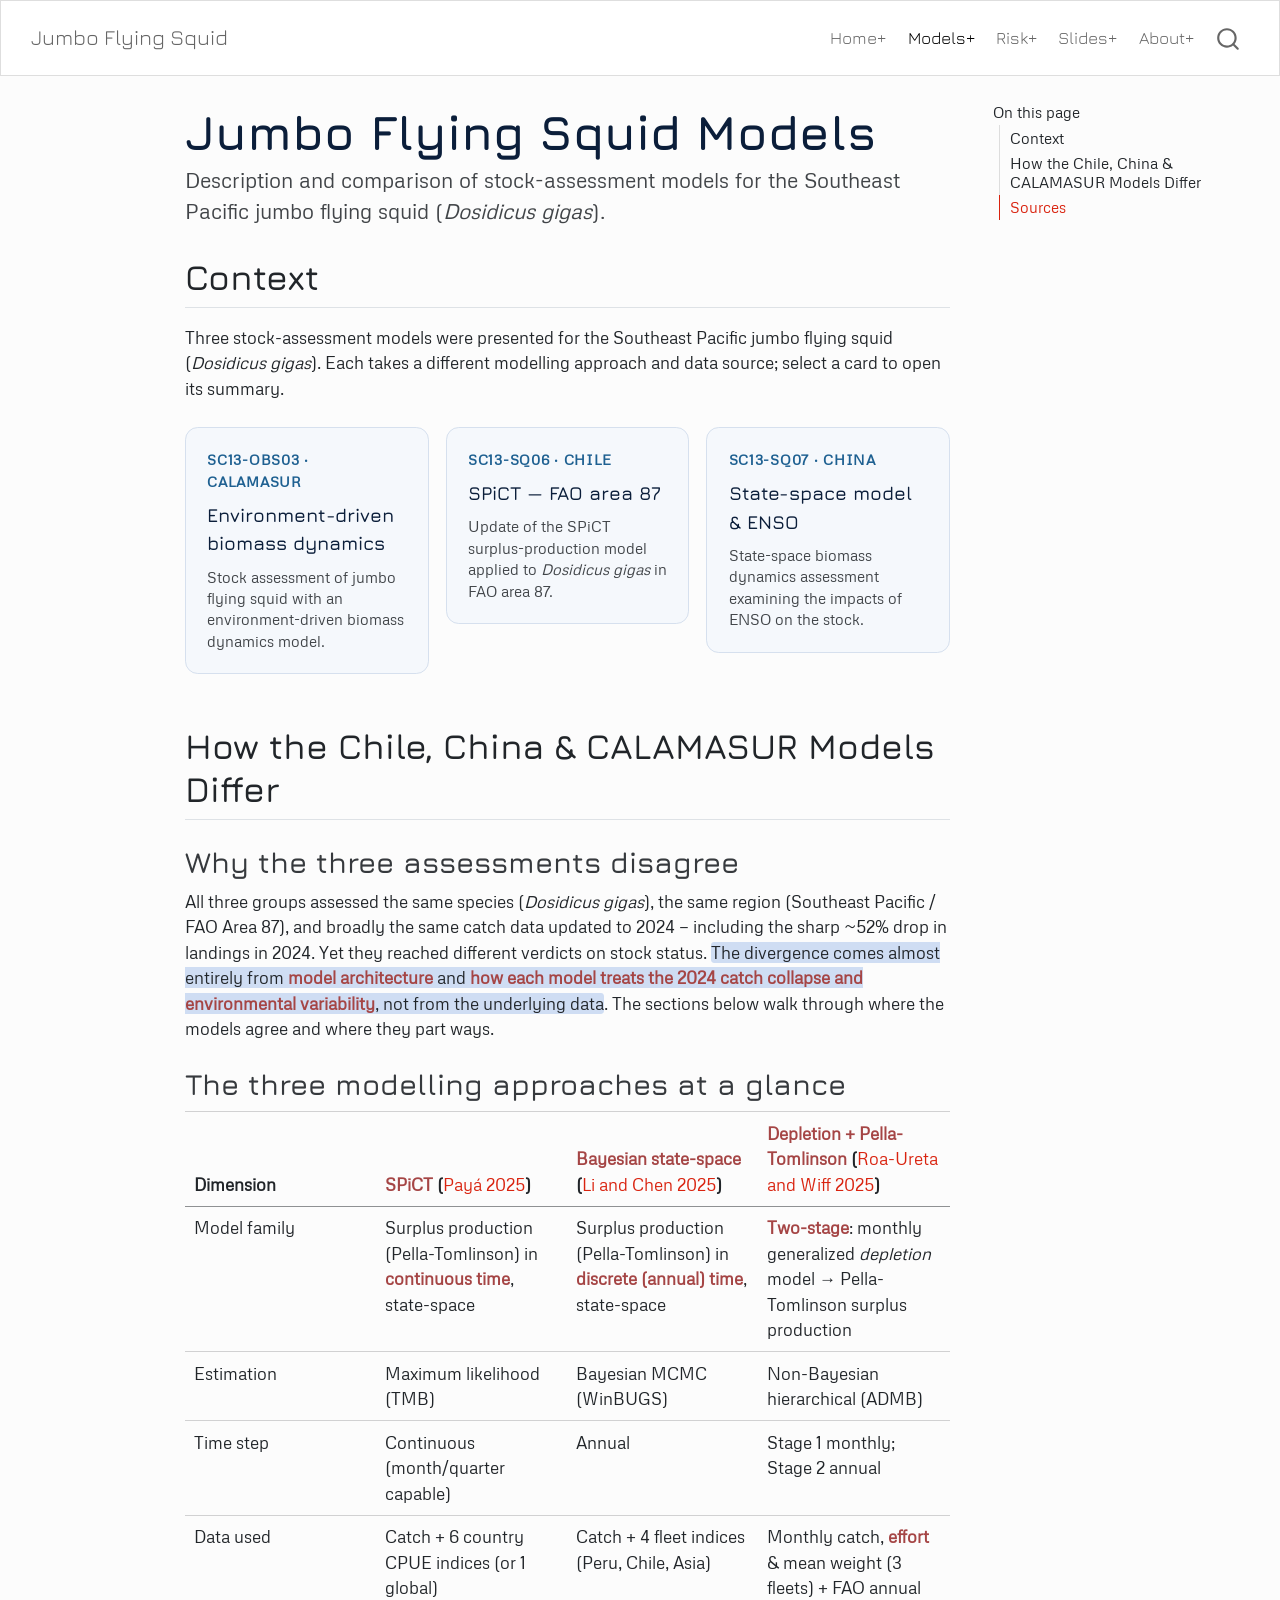
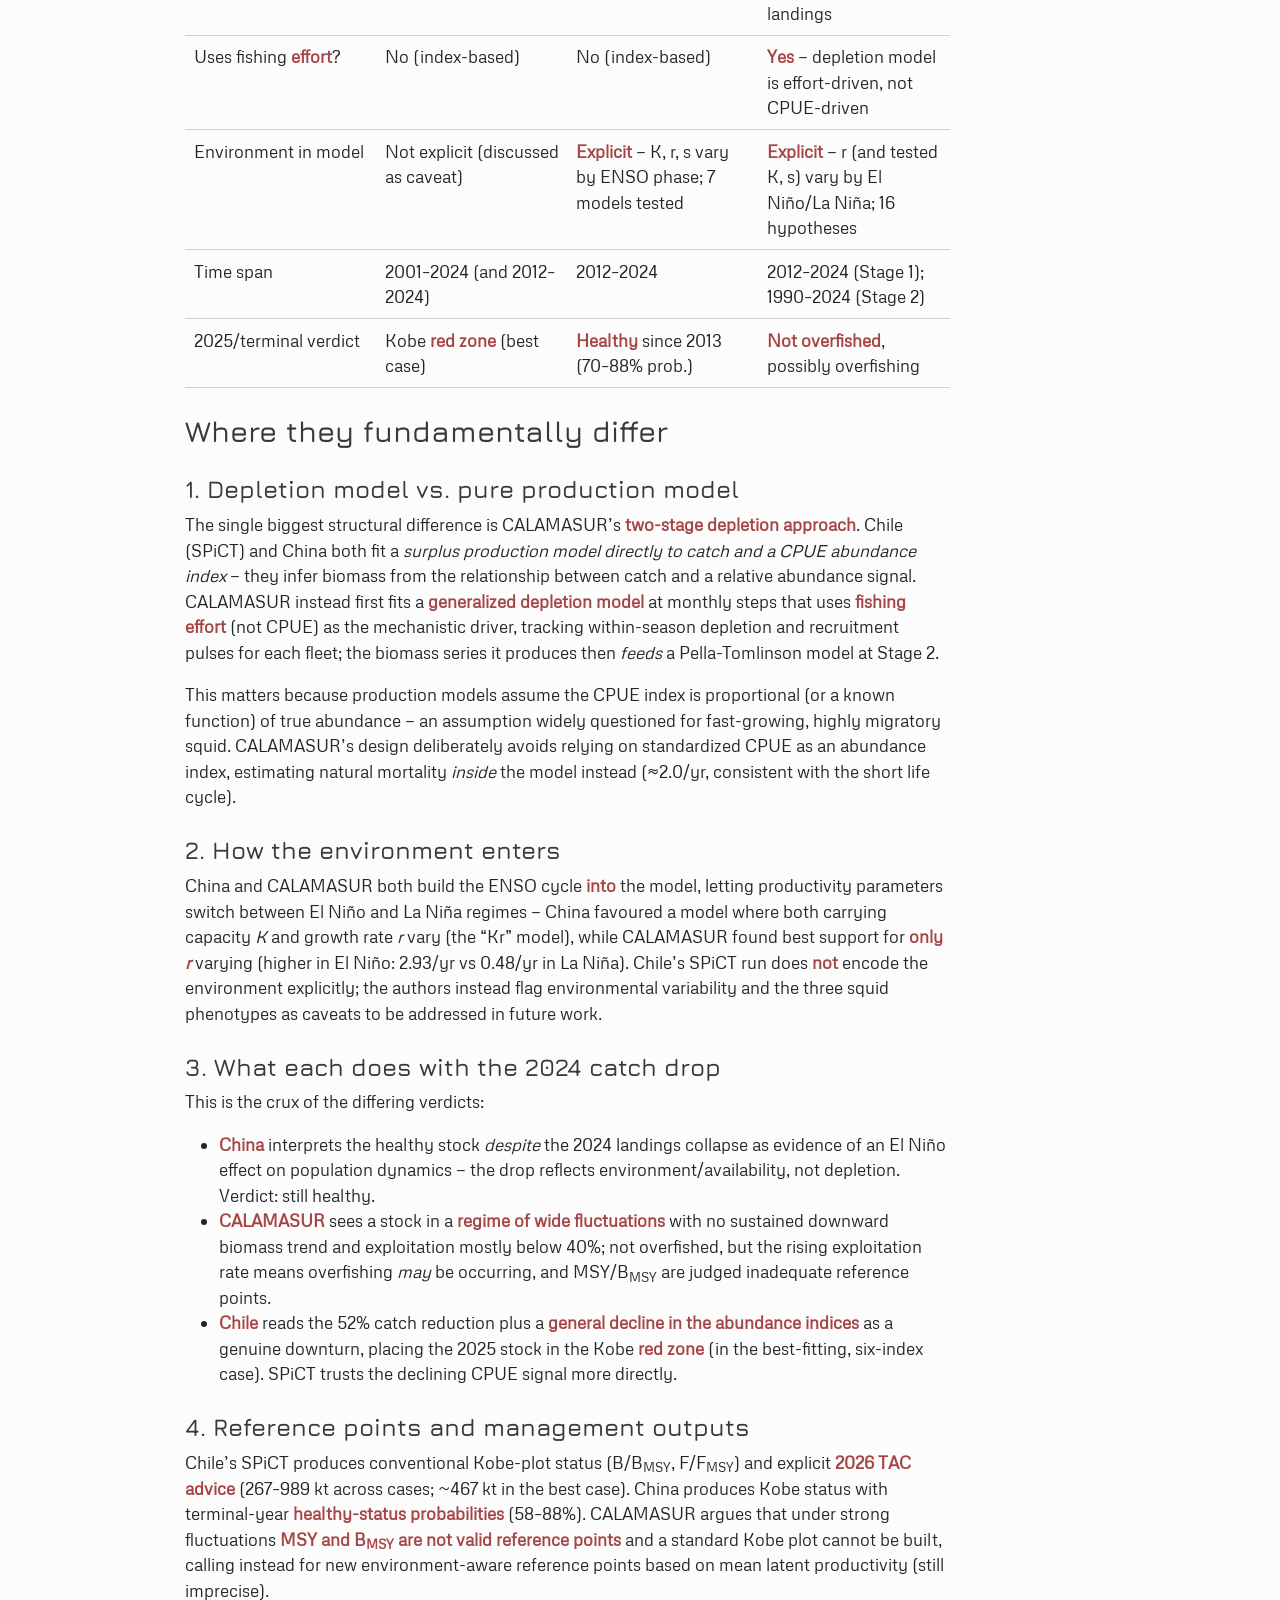
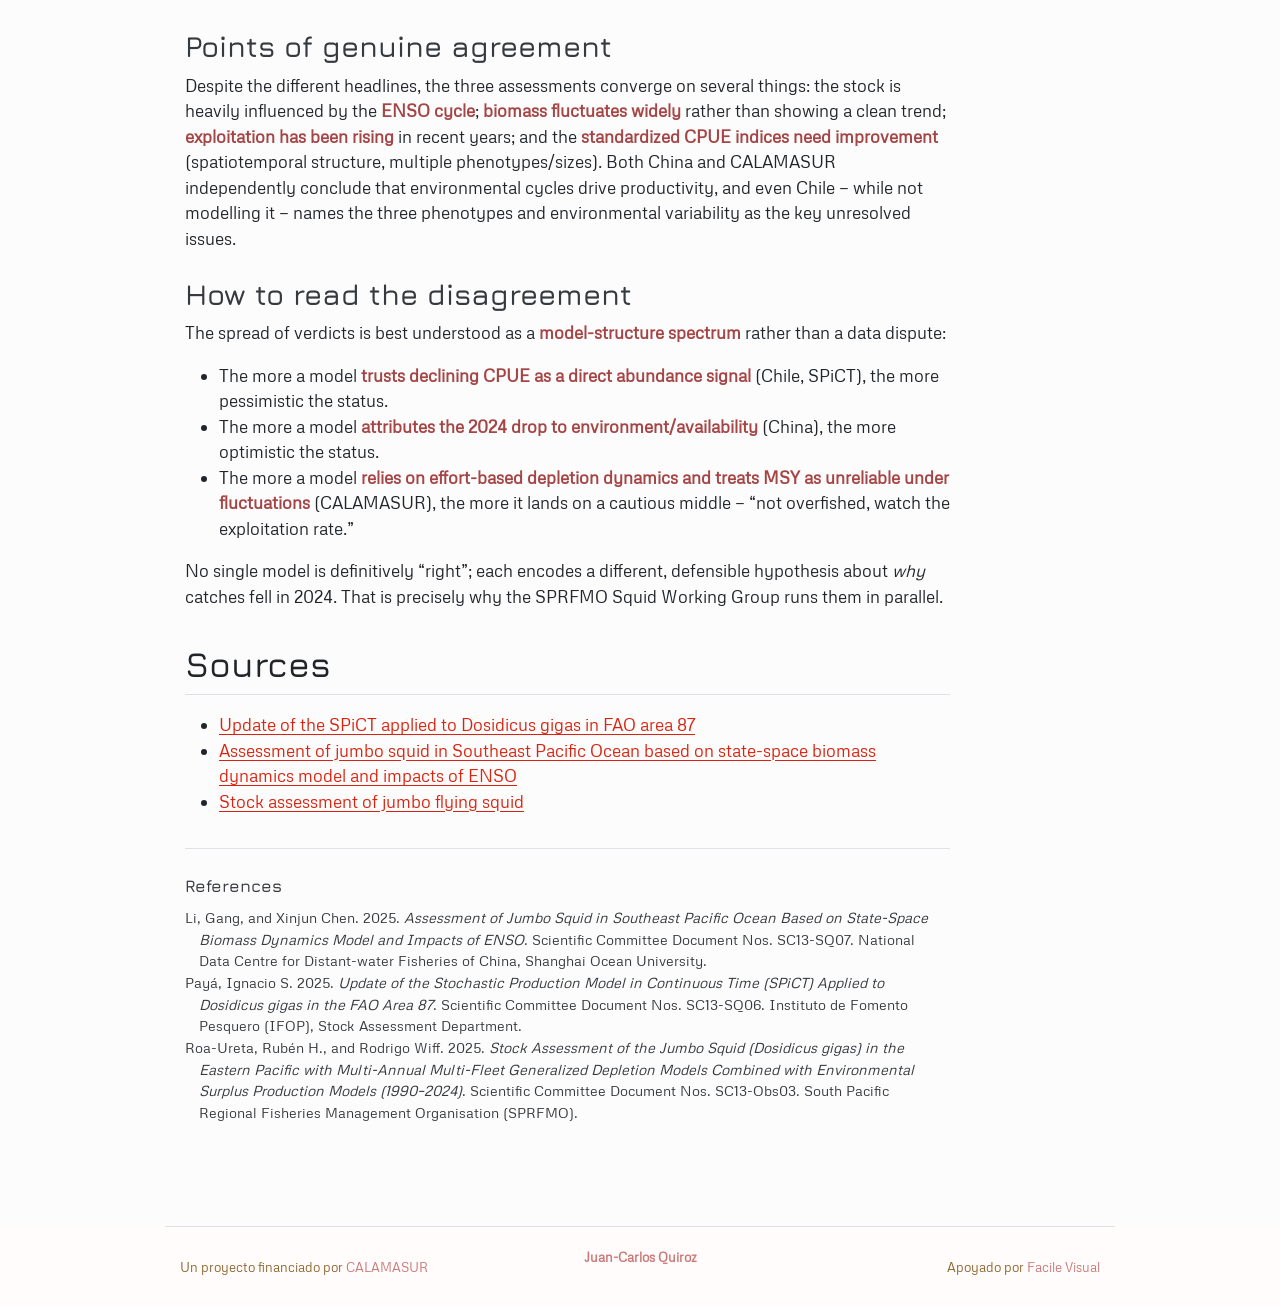
<file: models.html>
<!DOCTYPE html>
<html xmlns="http://www.w3.org/1999/xhtml" lang="en" xml:lang="en"><head>

<meta charset="utf-8">
<meta name="generator" content="quarto-1.9.38">

<meta name="viewport" content="width=device-width, initial-scale=1.0, user-scalable=yes">


<title>Jumbo Flying Squid Models – Jumbo Flying Squid</title>
<style>
/* Default styles provided by pandoc.
** See https://pandoc.org/MANUAL.html#variables-for-html for config info.
*/
code{white-space: pre-wrap;}
span.smallcaps{font-variant: small-caps;}
div.columns{display: flex; gap: min(4vw, 1.5em);}
div.column{flex: auto; overflow-x: auto;}
div.hanging-indent{margin-left: 1.5em; text-indent: -1.5em;}
ul.task-list{list-style: none;}
ul.task-list li input[type="checkbox"] {
  width: 0.8em;
  margin: 0 0.8em 0.2em -1em; /* quarto-specific, see https://github.com/quarto-dev/quarto-cli/issues/4556 */ 
  vertical-align: middle;
}
/* CSS for citations */
div.csl-bib-body { }
div.csl-entry {
  clear: both;
}
.hanging-indent div.csl-entry {
  margin-left:2em;
  text-indent:-2em;
}
div.csl-left-margin {
  min-width:2em;
  float:left;
}
div.csl-right-inline {
  margin-left:2em;
  padding-left:1em;
}
div.csl-indent {
  margin-left: 2em;
}</style>


<script src="site_libs/quarto-nav/quarto-nav.js"></script>
<script src="site_libs/quarto-nav/headroom.min.js"></script>
<script src="site_libs/clipboard/clipboard.min.js"></script>
<script src="site_libs/quarto-search/autocomplete.umd.js"></script>
<script src="site_libs/quarto-search/fuse.min.js"></script>
<script src="site_libs/quarto-search/quarto-search.js"></script>
<meta name="quarto:offset" content="./">
<script src="site_libs/quarto-html/quarto.js" type="module"></script>
<script src="site_libs/quarto-html/tabsets/tabsets.js" type="module"></script>
<script src="site_libs/quarto-html/popper.min.js"></script>
<script src="site_libs/quarto-html/tippy.umd.min.js"></script>
<script src="site_libs/quarto-html/anchor.min.js"></script>
<link href="site_libs/quarto-html/tippy.css" rel="stylesheet">
<link href="site_libs/quarto-html/quarto-syntax-highlighting-15634bcf2e68342d4ad2dfa704d543f6.css" rel="stylesheet" id="quarto-text-highlighting-styles">
<script src="site_libs/bootstrap/bootstrap.min.js"></script>
<link href="site_libs/bootstrap/bootstrap-icons.css" rel="stylesheet">
<link href="site_libs/bootstrap/bootstrap-0cb88a992d28187a622bdcf604bd16e1.min.css" rel="stylesheet" append-hash="true" id="quarto-bootstrap" data-mode="light">
<script id="quarto-search-options" type="application/json">{
  "location": "navbar",
  "copy-button": false,
  "collapse-after": 3,
  "panel-placement": "end",
  "type": "overlay",
  "limit": 50,
  "keyboard-shortcut": [
    "f",
    "/",
    "s"
  ],
  "show-item-context": false,
  "language": {
    "search-no-results-text": "No results",
    "search-matching-documents-text": "matching documents",
    "search-copy-link-title": "Copy link to search",
    "search-hide-matches-text": "Hide additional matches",
    "search-more-match-text": "more match in this document",
    "search-more-matches-text": "more matches in this document",
    "search-clear-button-title": "Clear",
    "search-text-placeholder": "",
    "search-detached-cancel-button-title": "Cancel",
    "search-submit-button-title": "Submit",
    "search-label": "Search"
  }
}</script>


<link rel="stylesheet" href="styles.css">
</head>

<body class="nav-fixed quarto-light">

<div id="quarto-search-results"></div>
  <header id="quarto-header" class="headroom fixed-top">
    <nav class="navbar navbar-expand-lg " data-bs-theme="dark">
      <div class="navbar-container container-fluid">
      <div class="navbar-brand-container mx-auto">
    <a class="navbar-brand" href="./index.html">
    <span class="navbar-title">Jumbo Flying Squid</span>
    </a>
  </div>
            <div id="quarto-search" class="" title="Search"></div>
          <button class="navbar-toggler" type="button" data-bs-toggle="collapse" data-bs-target="#navbarCollapse" aria-controls="navbarCollapse" role="menu" aria-expanded="false" aria-label="Toggle navigation" onclick="if (window.quartoToggleHeadroom) { window.quartoToggleHeadroom(); }">
  <span class="navbar-toggler-icon"></span>
</button>
          <div class="collapse navbar-collapse" id="navbarCollapse">
            <ul class="navbar-nav navbar-nav-scroll ms-auto">
  <li class="nav-item">
    <a class="nav-link" href="./index.html"> 
<span class="menu-text">Home+</span></a>
  </li>  
  <li class="nav-item">
    <a class="nav-link active" href="./models.html" aria-current="page"> 
<span class="menu-text">Models+</span></a>
  </li>  
  <li class="nav-item">
    <a class="nav-link" href="./docs/modelos.html"> 
<span class="menu-text">Risk+</span></a>
  </li>  
  <li class="nav-item">
    <a class="nav-link" href="./slides.html"> 
<span class="menu-text">Slides+</span></a>
  </li>  
  <li class="nav-item">
    <a class="nav-link" href="./about_.html"> 
<span class="menu-text">About+</span></a>
  </li>  
</ul>
          </div> <!-- /navcollapse -->
            <div class="quarto-navbar-tools">
</div>
      </div> <!-- /container-fluid -->
    </nav>
</header>
<!-- content -->
<div id="quarto-content" class="quarto-container page-columns page-rows-contents page-layout-article page-navbar">
<!-- sidebar -->
<!-- margin-sidebar -->
    <div id="quarto-margin-sidebar" class="sidebar margin-sidebar">
        <nav id="TOC" role="doc-toc" class="toc-active">
    <h2 id="toc-title">On this page</h2>
   
  <ul>
  <li><a href="#context" id="toc-context" class="nav-link active" data-scroll-target="#context">Context</a></li>
  <li><a href="#how-the-chile-china-calamasur-models-differ" id="toc-how-the-chile-china-calamasur-models-differ" class="nav-link" data-scroll-target="#how-the-chile-china-calamasur-models-differ">How the Chile, China &amp; CALAMASUR Models Differ</a>
  <ul class="collapse">
  <li><a href="#why-the-three-assessments-disagree" id="toc-why-the-three-assessments-disagree" class="nav-link" data-scroll-target="#why-the-three-assessments-disagree">Why the three assessments disagree</a></li>
  <li><a href="#the-three-modelling-approaches-at-a-glance" id="toc-the-three-modelling-approaches-at-a-glance" class="nav-link" data-scroll-target="#the-three-modelling-approaches-at-a-glance">The three modelling approaches at a glance</a></li>
  <li><a href="#where-they-fundamentally-differ" id="toc-where-they-fundamentally-differ" class="nav-link" data-scroll-target="#where-they-fundamentally-differ">Where they fundamentally differ</a></li>
  <li><a href="#points-of-genuine-agreement" id="toc-points-of-genuine-agreement" class="nav-link" data-scroll-target="#points-of-genuine-agreement">Points of genuine agreement</a></li>
  <li><a href="#how-to-read-the-disagreement" id="toc-how-to-read-the-disagreement" class="nav-link" data-scroll-target="#how-to-read-the-disagreement">How to read the disagreement</a></li>
  </ul></li>
  <li><a href="#sources" id="toc-sources" class="nav-link" data-scroll-target="#sources">Sources</a></li>
  </ul>
</nav>
    </div>
<!-- main -->
<main class="content" id="quarto-document-content">

<header id="title-block-header" class="quarto-title-block default">
<div class="quarto-title">
<h1 class="title">Jumbo Flying Squid Models</h1>
<p class="subtitle lead">Description and comparison of stock-assessment models for the Southeast Pacific jumbo flying squid (<em>Dosidicus gigas</em>).</p>
</div>



<div class="quarto-title-meta">

    
  
    
  </div>
  


</header>


<section id="context" class="level2">
<h2 class="anchored" data-anchor-id="context">Context</h2>
<p>Three stock-assessment models were presented for the Southeast Pacific jumbo flying squid (<em>Dosidicus gigas</em>). Each takes a different modelling approach and data source; select a card to open its summary.</p>
<div class="model-cards">
<p><a class="model-card" href="./docs/SC13-Obs03-CALAMASUR-summary.html"> <span class="model-card-tag">SC13-Obs03 · CALAMASUR</span> <span class="model-card-title">Environment-driven biomass dynamics</span> <span class="model-card-desc">Stock assessment of jumbo flying squid with an environment-driven biomass dynamics model.</span> </a></p>
<p><a class="model-card" href="./docs/SC13-SQ06-CHL-SPiCT-summary.html"> <span class="model-card-tag">SC13-SQ06 · Chile</span> <span class="model-card-title">SPiCT — FAO area 87</span> <span class="model-card-desc">Update of the SPiCT surplus-production model applied to <em>Dosidicus gigas</em> in FAO area 87.</span> </a></p>
<p><a class="model-card" href="./docs/SC13-SQ07-CHN-state-space-summary.html"> <span class="model-card-tag">SC13-SQ07 · China</span> <span class="model-card-title">State-space model &amp; ENSO</span> <span class="model-card-desc">State-space biomass dynamics assessment examining the impacts of ENSO on the stock.</span> </a></p>
</div>
</section>
<section id="how-the-chile-china-calamasur-models-differ" class="level2">
<h2 class="anchored" data-anchor-id="how-the-chile-china-calamasur-models-differ">How the Chile, China &amp; CALAMASUR Models Differ</h2>
<section id="why-the-three-assessments-disagree" class="level3">
<h3 class="anchored" data-anchor-id="why-the-three-assessments-disagree">Why the three assessments disagree</h3>
<p>All three groups assessed the same species (<em>Dosidicus gigas</em>), the same region (Southeast Pacific / FAO Area 87), and broadly the same catch data updated to 2024 — including the sharp ~52% drop in landings in 2024. Yet they reached different verdicts on stock status. <span class="highlight">The divergence comes almost entirely from <strong>model architecture</strong> and <strong>how each model treats the 2024 catch collapse and environmental variability</strong>, not from the underlying data</span>. The sections below walk through where the models agree and where they part ways.</p>
</section>
<section id="the-three-modelling-approaches-at-a-glance" class="level3">
<h3 class="anchored" data-anchor-id="the-three-modelling-approaches-at-a-glance">The three modelling approaches at a glance</h3>
<table class="caption-top table">
<colgroup>
<col style="width: 25%">
<col style="width: 25%">
<col style="width: 25%">
<col style="width: 25%">
</colgroup>
<thead>
<tr class="header">
<th>Dimension</th>
<th><strong>SPiCT</strong> <span class="citation" data-cites="paya2025spict">(<a href="#ref-paya2025spict" role="doc-biblioref">Payá 2025</a>)</span></th>
<th><strong>Bayesian state-space</strong> <span class="citation" data-cites="li2025china">(<a href="#ref-li2025china" role="doc-biblioref">Li and Chen 2025</a>)</span></th>
<th><strong>Depletion + Pella-Tomlinson</strong> <span class="citation" data-cites="roaureta2025calamasur">(<a href="#ref-roaureta2025calamasur" role="doc-biblioref">Roa-Ureta and Wiff 2025</a>)</span></th>
</tr>
</thead>
<tbody>
<tr class="odd">
<td>Model family</td>
<td>Surplus production (Pella-Tomlinson) in <strong>continuous time</strong>, state-space</td>
<td>Surplus production (Pella-Tomlinson) in <strong>discrete (annual) time</strong>, state-space</td>
<td><strong>Two-stage</strong>: monthly generalized <em>depletion</em> model → Pella-Tomlinson surplus production</td>
</tr>
<tr class="even">
<td>Estimation</td>
<td>Maximum likelihood (TMB)</td>
<td>Bayesian MCMC (WinBUGS)</td>
<td>Non-Bayesian hierarchical (ADMB)</td>
</tr>
<tr class="odd">
<td>Time step</td>
<td>Continuous (month/quarter capable)</td>
<td>Annual</td>
<td>Stage 1 monthly; Stage 2 annual</td>
</tr>
<tr class="even">
<td>Data used</td>
<td>Catch + 6 country CPUE indices (or 1 global)</td>
<td>Catch + 4 fleet indices (Peru, Chile, Asia)</td>
<td>Monthly catch, <strong>effort</strong> &amp; mean weight (3 fleets) + FAO annual landings</td>
</tr>
<tr class="odd">
<td>Uses fishing <strong>effort</strong>?</td>
<td>No (index-based)</td>
<td>No (index-based)</td>
<td><strong>Yes</strong> — depletion model is effort-driven, not CPUE-driven</td>
</tr>
<tr class="even">
<td>Environment in model</td>
<td>Not explicit (discussed as caveat)</td>
<td><strong>Explicit</strong> — K, r, s vary by ENSO phase; 7 models tested</td>
<td><strong>Explicit</strong> — r (and tested K, s) vary by El Niño/La Niña; 16 hypotheses</td>
</tr>
<tr class="odd">
<td>Time span</td>
<td>2001–2024 (and 2012–2024)</td>
<td>2012–2024</td>
<td>2012–2024 (Stage 1); 1990–2024 (Stage 2)</td>
</tr>
<tr class="even">
<td>2025/terminal verdict</td>
<td>Kobe <strong>red zone</strong> (best case)</td>
<td><strong>Healthy</strong> since 2013 (70–88% prob.)</td>
<td><strong>Not overfished</strong>, possibly overfishing</td>
</tr>
</tbody>
</table>
</section>
<section id="where-they-fundamentally-differ" class="level3">
<h3 class="anchored" data-anchor-id="where-they-fundamentally-differ">Where they fundamentally differ</h3>
<section id="depletion-model-vs.-pure-production-model" class="level4">
<h4 class="anchored" data-anchor-id="depletion-model-vs.-pure-production-model">1. Depletion model vs.&nbsp;pure production model</h4>
<p>The single biggest structural difference is CALAMASUR’s <strong>two-stage depletion approach</strong>. Chile (SPiCT) and China both fit a <em>surplus production model directly to catch and a CPUE abundance index</em> — they infer biomass from the relationship between catch and a relative abundance signal. CALAMASUR instead first fits a <strong>generalized depletion model</strong> at monthly steps that uses <strong>fishing effort</strong> (not CPUE) as the mechanistic driver, tracking within-season depletion and recruitment pulses for each fleet; the biomass series it produces then <em>feeds</em> a Pella-Tomlinson model at Stage 2.</p>
<p>This matters because production models assume the CPUE index is proportional (or a known function) of true abundance — an assumption widely questioned for fast-growing, highly migratory squid. CALAMASUR’s design deliberately avoids relying on standardized CPUE as an abundance index, estimating natural mortality <em>inside</em> the model instead (≈2.0/yr, consistent with the short life cycle).</p>
</section>
<section id="how-the-environment-enters" class="level4">
<h4 class="anchored" data-anchor-id="how-the-environment-enters">2. How the environment enters</h4>
<p>China and CALAMASUR both build the ENSO cycle <strong>into</strong> the model, letting productivity parameters switch between El Niño and La Niña regimes — China favoured a model where both carrying capacity <em>K</em> and growth rate <em>r</em> vary (the “Kr” model), while CALAMASUR found best support for <strong>only <em>r</em></strong> varying (higher in El Niño: 2.93/yr vs 0.48/yr in La Niña). Chile’s SPiCT run does <strong>not</strong> encode the environment explicitly; the authors instead flag environmental variability and the three squid phenotypes as caveats to be addressed in future work.</p>
</section>
<section id="what-each-does-with-the-2024-catch-drop" class="level4">
<h4 class="anchored" data-anchor-id="what-each-does-with-the-2024-catch-drop">3. What each does with the 2024 catch drop</h4>
<p>This is the crux of the differing verdicts:</p>
<ul>
<li><strong>China</strong> interprets the healthy stock <em>despite</em> the 2024 landings collapse as evidence of an El Niño effect on population dynamics — the drop reflects environment/availability, not depletion. Verdict: still healthy.</li>
<li><strong>CALAMASUR</strong> sees a stock in a <strong>regime of wide fluctuations</strong> with no sustained downward biomass trend and exploitation mostly below 40%; not overfished, but the rising exploitation rate means overfishing <em>may</em> be occurring, and MSY/B<sub>MSY</sub> are judged inadequate reference points.</li>
<li><strong>Chile</strong> reads the 52% catch reduction plus a <strong>general decline in the abundance indices</strong> as a genuine downturn, placing the 2025 stock in the Kobe <strong>red zone</strong> (in the best-fitting, six-index case). SPiCT trusts the declining CPUE signal more directly.</li>
</ul>
</section>
<section id="reference-points-and-management-outputs" class="level4">
<h4 class="anchored" data-anchor-id="reference-points-and-management-outputs">4. Reference points and management outputs</h4>
<p>Chile’s SPiCT produces conventional Kobe-plot status (B/B<sub>MSY</sub>, F/F<sub>MSY</sub>) and explicit <strong>2026 TAC advice</strong> (267–989 kt across cases; ~467 kt in the best case). China produces Kobe status with terminal-year <strong>healthy-status probabilities</strong> (58–88%). CALAMASUR argues that under strong fluctuations <strong>MSY and B<sub>MSY</sub> are not valid reference points</strong> and a standard Kobe plot cannot be built, calling instead for new environment-aware reference points based on mean latent productivity (still imprecise).</p>
</section>
</section>
<section id="points-of-genuine-agreement" class="level3">
<h3 class="anchored" data-anchor-id="points-of-genuine-agreement">Points of genuine agreement</h3>
<p>Despite the different headlines, the three assessments converge on several things: the stock is heavily influenced by the <strong>ENSO cycle</strong>; <strong>biomass fluctuates widely</strong> rather than showing a clean trend; <strong>exploitation has been rising</strong> in recent years; and the <strong>standardized CPUE indices need improvement</strong> (spatiotemporal structure, multiple phenotypes/sizes). Both China and CALAMASUR independently conclude that environmental cycles drive productivity, and even Chile — while not modelling it — names the three phenotypes and environmental variability as the key unresolved issues.</p>
</section>
<section id="how-to-read-the-disagreement" class="level3">
<h3 class="anchored" data-anchor-id="how-to-read-the-disagreement">How to read the disagreement</h3>
<p>The spread of verdicts is best understood as a <strong>model-structure spectrum</strong> rather than a data dispute:</p>
<ul>
<li>The more a model <strong>trusts declining CPUE as a direct abundance signal</strong> (Chile, SPiCT), the more pessimistic the status.</li>
<li>The more a model <strong>attributes the 2024 drop to environment/availability</strong> (China), the more optimistic the status.</li>
<li>The more a model <strong>relies on effort-based depletion dynamics and treats MSY as unreliable under fluctuations</strong> (CALAMASUR), the more it lands on a cautious middle — “not overfished, watch the exploitation rate.”</li>
</ul>
<p>No single model is definitively “right”; each encodes a different, defensible hypothesis about <em>why</em> catches fell in 2024. That is precisely why the SPRFMO Squid Working Group runs them in parallel.</p>
</section>
</section>
<section id="sources" class="level2">
<h2 class="anchored" data-anchor-id="sources">Sources</h2>
<ul>
<li><a href="docs/last-sprfmo-models-jumbo-squid/SC13-Obs03-CALAMASUR-Stock-assessment-of-jumbo-flying-squid-.pdf">Update of the SPiCT applied to Dosidicus gigas in FAO area 87</a></li>
<li><a href="docs/last-sprfmo-models-jumbo-squid/SC13-SQ07-CHN-Assessment-of-jumbo-squid-in-Southeast-Pacific-Ocean-based-on-state-space-biomass-dynamics-model-and-impacts-of-ENSO-.pdf">Assessment of jumbo squid in Southeast Pacific Ocean based on state-space biomass dynamics model and impacts of ENSO</a></li>
<li><a href="docs/last-sprfmo-models-jumbo-squid/SC13-Obs03-CALAMASUR-Stock-assessment-of-jumbo-flying-squid-.pdf">Stock assessment of jumbo flying squid</a></li>
</ul>



</section>

<div id="quarto-appendix" class="default"><section class="quarto-appendix-contents" role="doc-bibliography" id="quarto-bibliography"><h2 class="anchored quarto-appendix-heading">References</h2><div id="refs" class="references csl-bib-body hanging-indent" role="list">
<div id="ref-li2025china" class="csl-entry" role="listitem">
Li, Gang, and Xinjun Chen. 2025. <em>Assessment of Jumbo Squid in <span>Southeast Pacific Ocean</span> Based on State-Space Biomass Dynamics Model and Impacts of <span>ENSO</span></em>. Scientific Committee Document Nos. SC13-SQ07. National Data Centre for Distant-water Fisheries of China, Shanghai Ocean University.
</div>
<div id="ref-paya2025spict" class="csl-entry" role="listitem">
Payá, Ignacio S. 2025. <em>Update of the Stochastic Production Model in Continuous Time (<span>SPiCT</span>) Applied to <span class="nocase">Dosidicus gigas</span> in the <span>FAO</span> Area 87</em>. Scientific Committee Document Nos. SC13-SQ06. Instituto de Fomento Pesquero (<span>IFOP</span>), Stock Assessment Department.
</div>
<div id="ref-roaureta2025calamasur" class="csl-entry" role="listitem">
Roa-Ureta, Rubén H., and Rodrigo Wiff. 2025. <em>Stock Assessment of the Jumbo Squid (<span class="nocase">Dosidicus gigas</span>) in the Eastern Pacific with Multi-Annual Multi-Fleet Generalized Depletion Models Combined with Environmental Surplus Production Models (1990–2024)</em>. Scientific Committee Document Nos. SC13-Obs03. South Pacific Regional Fisheries Management Organisation (<span>SPRFMO</span>).
</div>
</div></section></div></main> <!-- /main -->
<script>
// Mermaid paints subgraph (cluster) titles *below* the connector edges, so the
// arrows strike through the title text. Move each cluster title to the end of
// the diagram's root group so it repaints above the edges; combined with the
// panel-coloured background in styles.css, arrows then read as passing behind
// the title. Cluster-label transforms are absolute (ancestors carry no
// transform), so re-parenting to g.root preserves position.
(function () {
  function maskClusterTitles() {
    document.querySelectorAll("svg.flowchart g.root").forEach(function (root) {
      // Once moved out of g.clusters the labels no longer match this selector,
      // so the operation is idempotent and cannot loop with the observer below.
      root.querySelectorAll("g.clusters .cluster-label").forEach(function (label) {
        root.appendChild(label);
      });
    });
  }

  if (document.readyState !== "loading") maskClusterTitles();
  document.addEventListener("DOMContentLoaded", maskClusterTitles);
  window.addEventListener("load", maskClusterTitles);

  // Mermaid renders asynchronously; watch until the diagram appears, then stop.
  var observer = new MutationObserver(maskClusterTitles);
  observer.observe(document.documentElement, { childList: true, subtree: true });
  setTimeout(function () { observer.disconnect(); }, 8000);
})();
</script>
<script id="quarto-html-after-body" type="application/javascript">
  window.document.addEventListener("DOMContentLoaded", function (event) {
    const icon = "";
    const anchorJS = new window.AnchorJS();
    anchorJS.options = {
      placement: 'right',
      icon: icon
    };
    anchorJS.add('.anchored');
    const isCodeAnnotation = (el) => {
      for (const clz of el.classList) {
        if (clz.startsWith('code-annotation-')) {                     
          return true;
        }
      }
      return false;
    }
    const onCopySuccess = function(e) {
      // button target
      const button = e.trigger;
      // don't keep focus
      button.blur();
      // flash "checked"
      button.classList.add('code-copy-button-checked');
      var currentTitle = button.getAttribute("title");
      button.setAttribute("title", "Copied!");
      let tooltip;
      if (window.bootstrap) {
        button.setAttribute("data-bs-toggle", "tooltip");
        button.setAttribute("data-bs-placement", "left");
        button.setAttribute("data-bs-title", "Copied!");
        tooltip = new bootstrap.Tooltip(button, 
          { trigger: "manual", 
            customClass: "code-copy-button-tooltip",
            offset: [0, -8]});
        tooltip.show();    
      }
      setTimeout(function() {
        if (tooltip) {
          tooltip.hide();
          button.removeAttribute("data-bs-title");
          button.removeAttribute("data-bs-toggle");
          button.removeAttribute("data-bs-placement");
        }
        button.setAttribute("title", currentTitle);
        button.classList.remove('code-copy-button-checked');
      }, 1000);
      // clear code selection
      e.clearSelection();
    }
    const getTextToCopy = function(trigger) {
      const outerScaffold = trigger.parentElement.cloneNode(true);
      const codeEl = outerScaffold.querySelector('code');
      for (const childEl of codeEl.children) {
        if (isCodeAnnotation(childEl)) {
          childEl.remove();
        }
      }
      return codeEl.innerText;
    }
    const clipboard = new window.ClipboardJS('.code-copy-button:not([data-in-quarto-modal])', {
      text: getTextToCopy
    });
    clipboard.on('success', onCopySuccess);
    if (window.document.getElementById('quarto-embedded-source-code-modal')) {
      const clipboardModal = new window.ClipboardJS('.code-copy-button[data-in-quarto-modal]', {
        text: getTextToCopy,
        container: window.document.getElementById('quarto-embedded-source-code-modal')
      });
      clipboardModal.on('success', onCopySuccess);
    }
      var localhostRegex = new RegExp(/^(?:http|https):\/\/localhost\:?[0-9]*\//);
      var mailtoRegex = new RegExp(/^mailto:/);
        var filterRegex = new RegExp("https:\/\/jcquiroz\.github\.io\/jumbo-flying-squid\/");
      var isInternal = (href) => {
          return filterRegex.test(href) || localhostRegex.test(href) || mailtoRegex.test(href);
      }
      // Inspect non-navigation links and adorn them if external
     var links = window.document.querySelectorAll('a[href]:not(.nav-link):not(.navbar-brand):not(.toc-action):not(.sidebar-link):not(.sidebar-item-toggle):not(.pagination-link):not(.no-external):not([aria-hidden]):not(.dropdown-item):not(.quarto-navigation-tool):not(.about-link)');
      for (var i=0; i<links.length; i++) {
        const link = links[i];
        if (!isInternal(link.href)) {
          // undo the damage that might have been done by quarto-nav.js in the case of
          // links that we want to consider external
          if (link.dataset.originalHref !== undefined) {
            link.href = link.dataset.originalHref;
          }
        }
      }
    function tippyHover(el, contentFn, onTriggerFn, onUntriggerFn) {
      const config = {
        allowHTML: true,
        maxWidth: 500,
        delay: 100,
        arrow: false,
        appendTo: function(el) {
            return el.parentElement;
        },
        interactive: true,
        interactiveBorder: 10,
        theme: 'quarto',
        placement: 'bottom-start',
      };
      if (contentFn) {
        config.content = contentFn;
      }
      if (onTriggerFn) {
        config.onTrigger = onTriggerFn;
      }
      if (onUntriggerFn) {
        config.onUntrigger = onUntriggerFn;
      }
      window.tippy(el, config); 
    }
    const noterefs = window.document.querySelectorAll('a[role="doc-noteref"]');
    for (var i=0; i<noterefs.length; i++) {
      const ref = noterefs[i];
      tippyHover(ref, function() {
        // use id or data attribute instead here
        let href = ref.getAttribute('data-footnote-href') || ref.getAttribute('href');
        try { href = new URL(href).hash; } catch {}
        const id = href.replace(/^#\/?/, "");
        const note = window.document.getElementById(id);
        if (note) {
          return note.innerHTML;
        } else {
          return "";
        }
      });
    }
    const xrefs = window.document.querySelectorAll('a.quarto-xref');
    const processXRef = (id, note) => {
      // Strip column container classes
      const stripColumnClz = (el) => {
        el.classList.remove("page-full", "page-columns");
        if (el.children) {
          for (const child of el.children) {
            stripColumnClz(child);
          }
        }
      }
      stripColumnClz(note)
      if (id === null || id.startsWith('sec-')) {
        // Special case sections, only their first couple elements
        const container = document.createElement("div");
        if (note.children && note.children.length > 2) {
          container.appendChild(note.children[0].cloneNode(true));
          for (let i = 1; i < note.children.length; i++) {
            const child = note.children[i];
            if (child.tagName === "P" && child.innerText === "") {
              continue;
            } else {
              container.appendChild(child.cloneNode(true));
              break;
            }
          }
          if (window.Quarto?.typesetMath) {
            window.Quarto.typesetMath(container);
          }
          return container.innerHTML
        } else {
          if (window.Quarto?.typesetMath) {
            window.Quarto.typesetMath(note);
          }
          return note.innerHTML;
        }
      } else {
        // Remove any anchor links if they are present
        const anchorLink = note.querySelector('a.anchorjs-link');
        if (anchorLink) {
          anchorLink.remove();
        }
        if (window.Quarto?.typesetMath) {
          window.Quarto.typesetMath(note);
        }
        if (note.classList.contains("callout")) {
          return note.outerHTML;
        } else {
          return note.innerHTML;
        }
      }
    }
    for (var i=0; i<xrefs.length; i++) {
      const xref = xrefs[i];
      tippyHover(xref, undefined, function(instance) {
        instance.disable();
        let url = xref.getAttribute('href');
        let hash = undefined; 
        if (url.startsWith('#')) {
          hash = url;
        } else {
          try { hash = new URL(url).hash; } catch {}
        }
        if (hash) {
          const id = hash.replace(/^#\/?/, "");
          const note = window.document.getElementById(id);
          if (note !== null) {
            try {
              const html = processXRef(id, note.cloneNode(true));
              instance.setContent(html);
            } finally {
              instance.enable();
              instance.show();
            }
          } else {
            // See if we can fetch this
            fetch(url.split('#')[0])
            .then(res => res.text())
            .then(html => {
              const parser = new DOMParser();
              const htmlDoc = parser.parseFromString(html, "text/html");
              const note = htmlDoc.getElementById(id);
              if (note !== null) {
                const html = processXRef(id, note);
                instance.setContent(html);
              } 
            }).finally(() => {
              instance.enable();
              instance.show();
            });
          }
        } else {
          // See if we can fetch a full url (with no hash to target)
          // This is a special case and we should probably do some content thinning / targeting
          fetch(url)
          .then(res => res.text())
          .then(html => {
            const parser = new DOMParser();
            const htmlDoc = parser.parseFromString(html, "text/html");
            const note = htmlDoc.querySelector('main.content');
            if (note !== null) {
              // This should only happen for chapter cross references
              // (since there is no id in the URL)
              // remove the first header
              if (note.children.length > 0 && note.children[0].tagName === "HEADER") {
                note.children[0].remove();
              }
              const html = processXRef(null, note);
              instance.setContent(html);
            } 
          }).finally(() => {
            instance.enable();
            instance.show();
          });
        }
      }, function(instance) {
      });
    }
        let selectedAnnoteEl;
        const selectorForAnnotation = ( cell, annotation) => {
          let cellAttr = 'data-code-cell="' + cell + '"';
          let lineAttr = 'data-code-annotation="' +  annotation + '"';
          const selector = 'span[' + cellAttr + '][' + lineAttr + ']';
          return selector;
        }
        const selectCodeLines = (annoteEl) => {
          const doc = window.document;
          const targetCell = annoteEl.getAttribute("data-target-cell");
          const targetAnnotation = annoteEl.getAttribute("data-target-annotation");
          const annoteSpan = window.document.querySelector(selectorForAnnotation(targetCell, targetAnnotation));
          const lines = annoteSpan.getAttribute("data-code-lines").split(",");
          const lineIds = lines.map((line) => {
            return targetCell + "-" + line;
          })
          let top = null;
          let height = null;
          let parent = null;
          if (lineIds.length > 0) {
              //compute the position of the single el (top and bottom and make a div)
              const el = window.document.getElementById(lineIds[0]);
              top = el.offsetTop;
              height = el.offsetHeight;
              parent = el.parentElement.parentElement;
            if (lineIds.length > 1) {
              const lastEl = window.document.getElementById(lineIds[lineIds.length - 1]);
              const bottom = lastEl.offsetTop + lastEl.offsetHeight;
              height = bottom - top;
            }
            if (top !== null && height !== null && parent !== null) {
              // cook up a div (if necessary) and position it 
              let div = window.document.getElementById("code-annotation-line-highlight");
              if (div === null) {
                div = window.document.createElement("div");
                div.setAttribute("id", "code-annotation-line-highlight");
                div.style.position = 'absolute';
                parent.appendChild(div);
              }
              div.style.top = top - 2 + "px";
              div.style.height = height + 4 + "px";
              div.style.left = 0;
              let gutterDiv = window.document.getElementById("code-annotation-line-highlight-gutter");
              if (gutterDiv === null) {
                gutterDiv = window.document.createElement("div");
                gutterDiv.setAttribute("id", "code-annotation-line-highlight-gutter");
                gutterDiv.style.position = 'absolute';
                const codeCell = window.document.getElementById(targetCell);
                const gutter = codeCell.querySelector('.code-annotation-gutter');
                gutter.appendChild(gutterDiv);
              }
              gutterDiv.style.top = top - 2 + "px";
              gutterDiv.style.height = height + 4 + "px";
            }
            selectedAnnoteEl = annoteEl;
          }
        };
        const unselectCodeLines = () => {
          const elementsIds = ["code-annotation-line-highlight", "code-annotation-line-highlight-gutter"];
          elementsIds.forEach((elId) => {
            const div = window.document.getElementById(elId);
            if (div) {
              div.remove();
            }
          });
          selectedAnnoteEl = undefined;
        };
          // Handle positioning of the toggle
      window.addEventListener(
        "resize",
        throttle(() => {
          elRect = undefined;
          if (selectedAnnoteEl) {
            selectCodeLines(selectedAnnoteEl);
          }
        }, 10)
      );
      function throttle(fn, ms) {
      let throttle = false;
      let timer;
        return (...args) => {
          if(!throttle) { // first call gets through
              fn.apply(this, args);
              throttle = true;
          } else { // all the others get throttled
              if(timer) clearTimeout(timer); // cancel #2
              timer = setTimeout(() => {
                fn.apply(this, args);
                timer = throttle = false;
              }, ms);
          }
        };
      }
        // Attach click handler to the DT
        const annoteDls = window.document.querySelectorAll('dt[data-target-cell]');
        for (const annoteDlNode of annoteDls) {
          annoteDlNode.addEventListener('click', (event) => {
            const clickedEl = event.target;
            if (clickedEl !== selectedAnnoteEl) {
              unselectCodeLines();
              const activeEl = window.document.querySelector('dt[data-target-cell].code-annotation-active');
              if (activeEl) {
                activeEl.classList.remove('code-annotation-active');
              }
              selectCodeLines(clickedEl);
              clickedEl.classList.add('code-annotation-active');
            } else {
              // Unselect the line
              unselectCodeLines();
              clickedEl.classList.remove('code-annotation-active');
            }
          });
        }
    const findCites = (el) => {
      const parentEl = el.parentElement;
      if (parentEl) {
        const cites = parentEl.dataset.cites;
        if (cites) {
          return {
            el,
            cites: cites.split(' ')
          };
        } else {
          return findCites(el.parentElement)
        }
      } else {
        return undefined;
      }
    };
    var bibliorefs = window.document.querySelectorAll('a[role="doc-biblioref"]');
    for (var i=0; i<bibliorefs.length; i++) {
      const ref = bibliorefs[i];
      const citeInfo = findCites(ref);
      if (citeInfo) {
        tippyHover(citeInfo.el, function() {
          var popup = window.document.createElement('div');
          citeInfo.cites.forEach(function(cite) {
            var citeDiv = window.document.createElement('div');
            citeDiv.classList.add('hanging-indent');
            citeDiv.classList.add('csl-entry');
            var biblioDiv = window.document.getElementById('ref-' + cite);
            if (biblioDiv) {
              citeDiv.innerHTML = biblioDiv.innerHTML;
            }
            popup.appendChild(citeDiv);
          });
          return popup.innerHTML;
        });
      }
    }
  });
  </script>
</div> <!-- /content -->
<footer class="footer">
  <div class="nav-footer">
    <div class="nav-footer-left">
<p>Un proyecto financiado por <a href="https://www.calamasur.com" target="_blank">CALAMASUR</a></p>
</div>   
    <div class="nav-footer-center">
<p>Juan-Carlos Quiroz</p>
</div>
    <div class="nav-footer-right">
<p>Apoyado por <a href="https://www.facilevisual.com" target="_blank">Facile Visual</a></p>
</div>
  </div>
</footer>




</body></html>
</file>
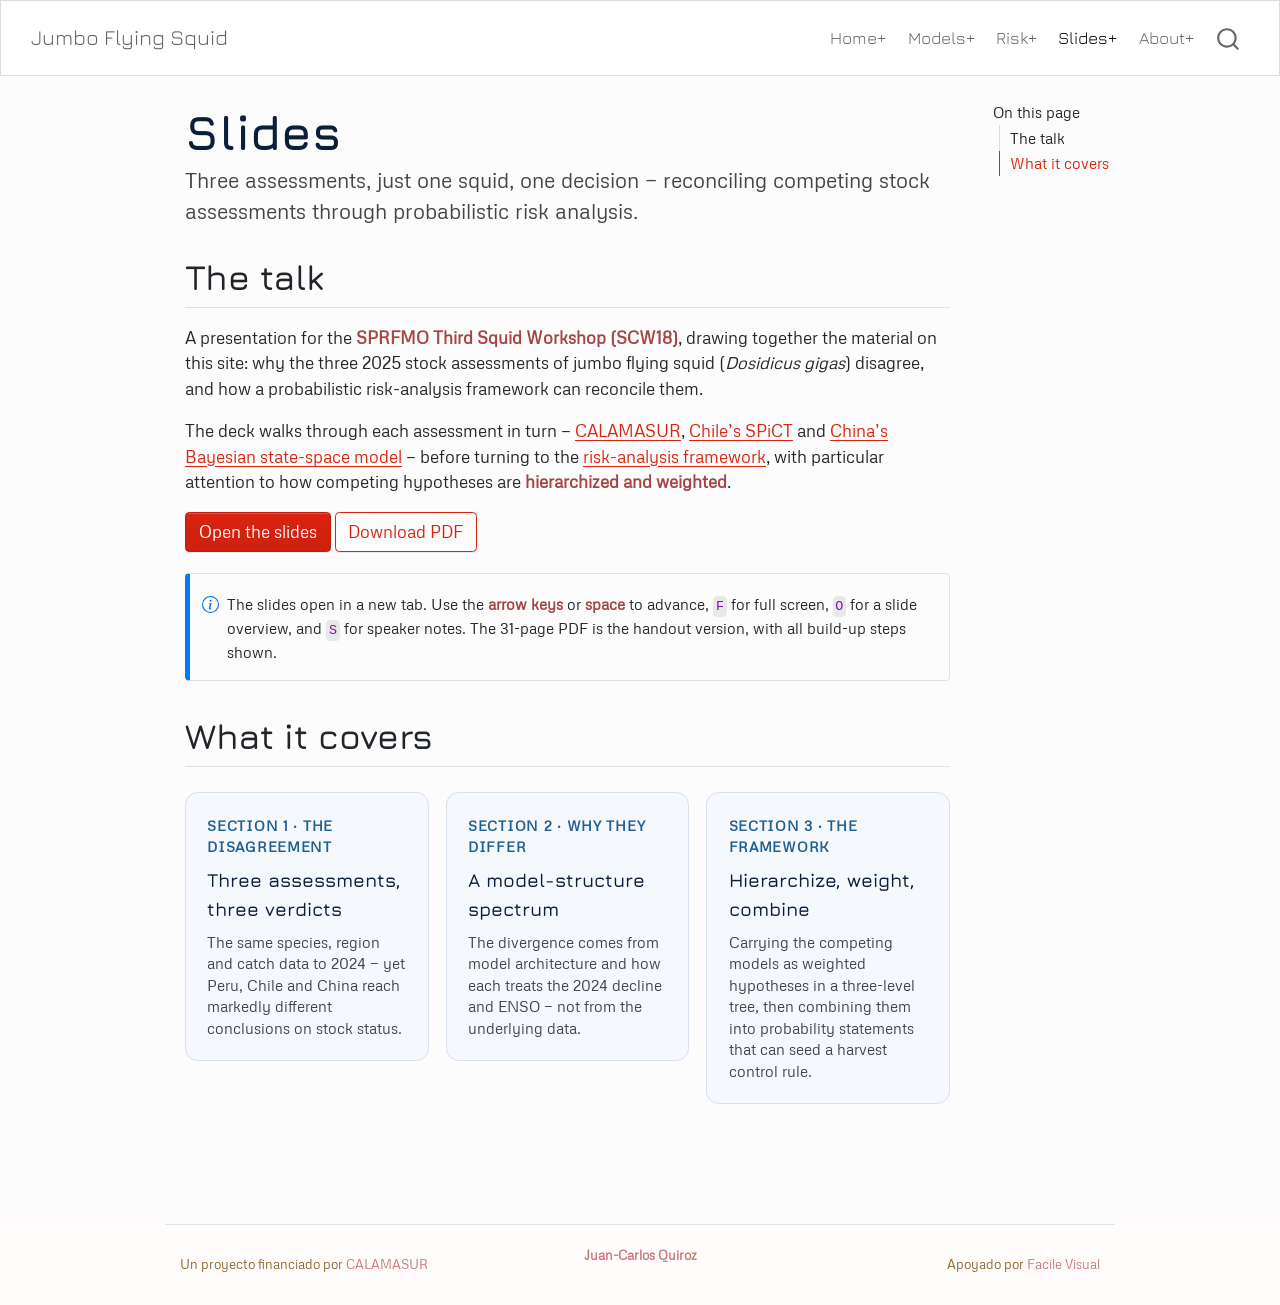
<file: slides.html>
<!DOCTYPE html>
<html xmlns="http://www.w3.org/1999/xhtml" lang="en" xml:lang="en"><head>

<meta charset="utf-8">
<meta name="generator" content="quarto-1.9.38">

<meta name="viewport" content="width=device-width, initial-scale=1.0, user-scalable=yes">


<title>Slides – Jumbo Flying Squid</title>
<style>
/* Default styles provided by pandoc.
** See https://pandoc.org/MANUAL.html#variables-for-html for config info.
*/
code{white-space: pre-wrap;}
span.smallcaps{font-variant: small-caps;}
div.columns{display: flex; gap: min(4vw, 1.5em);}
div.column{flex: auto; overflow-x: auto;}
div.hanging-indent{margin-left: 1.5em; text-indent: -1.5em;}
ul.task-list{list-style: none;}
ul.task-list li input[type="checkbox"] {
  width: 0.8em;
  margin: 0 0.8em 0.2em -1em; /* quarto-specific, see https://github.com/quarto-dev/quarto-cli/issues/4556 */ 
  vertical-align: middle;
}
</style>


<script src="site_libs/quarto-nav/quarto-nav.js"></script>
<script src="site_libs/quarto-nav/headroom.min.js"></script>
<script src="site_libs/clipboard/clipboard.min.js"></script>
<script src="site_libs/quarto-search/autocomplete.umd.js"></script>
<script src="site_libs/quarto-search/fuse.min.js"></script>
<script src="site_libs/quarto-search/quarto-search.js"></script>
<meta name="quarto:offset" content="./">
<script src="site_libs/quarto-html/quarto.js" type="module"></script>
<script src="site_libs/quarto-html/tabsets/tabsets.js" type="module"></script>
<script src="site_libs/quarto-html/popper.min.js"></script>
<script src="site_libs/quarto-html/tippy.umd.min.js"></script>
<script src="site_libs/quarto-html/anchor.min.js"></script>
<link href="site_libs/quarto-html/tippy.css" rel="stylesheet">
<link href="site_libs/quarto-html/quarto-syntax-highlighting-15634bcf2e68342d4ad2dfa704d543f6.css" rel="stylesheet" id="quarto-text-highlighting-styles">
<script src="site_libs/bootstrap/bootstrap.min.js"></script>
<link href="site_libs/bootstrap/bootstrap-icons.css" rel="stylesheet">
<link href="site_libs/bootstrap/bootstrap-0cb88a992d28187a622bdcf604bd16e1.min.css" rel="stylesheet" append-hash="true" id="quarto-bootstrap" data-mode="light">
<script id="quarto-search-options" type="application/json">{
  "location": "navbar",
  "copy-button": false,
  "collapse-after": 3,
  "panel-placement": "end",
  "type": "overlay",
  "limit": 50,
  "keyboard-shortcut": [
    "f",
    "/",
    "s"
  ],
  "show-item-context": false,
  "language": {
    "search-no-results-text": "No results",
    "search-matching-documents-text": "matching documents",
    "search-copy-link-title": "Copy link to search",
    "search-hide-matches-text": "Hide additional matches",
    "search-more-match-text": "more match in this document",
    "search-more-matches-text": "more matches in this document",
    "search-clear-button-title": "Clear",
    "search-text-placeholder": "",
    "search-detached-cancel-button-title": "Cancel",
    "search-submit-button-title": "Submit",
    "search-label": "Search"
  }
}</script>


<link rel="stylesheet" href="styles.css">
</head>

<body class="nav-fixed quarto-light">

<div id="quarto-search-results"></div>
  <header id="quarto-header" class="headroom fixed-top">
    <nav class="navbar navbar-expand-lg " data-bs-theme="dark">
      <div class="navbar-container container-fluid">
      <div class="navbar-brand-container mx-auto">
    <a class="navbar-brand" href="./index.html">
    <span class="navbar-title">Jumbo Flying Squid</span>
    </a>
  </div>
            <div id="quarto-search" class="" title="Search"></div>
          <button class="navbar-toggler" type="button" data-bs-toggle="collapse" data-bs-target="#navbarCollapse" aria-controls="navbarCollapse" role="menu" aria-expanded="false" aria-label="Toggle navigation" onclick="if (window.quartoToggleHeadroom) { window.quartoToggleHeadroom(); }">
  <span class="navbar-toggler-icon"></span>
</button>
          <div class="collapse navbar-collapse" id="navbarCollapse">
            <ul class="navbar-nav navbar-nav-scroll ms-auto">
  <li class="nav-item">
    <a class="nav-link" href="./index.html"> 
<span class="menu-text">Home+</span></a>
  </li>  
  <li class="nav-item">
    <a class="nav-link" href="./models.html"> 
<span class="menu-text">Models+</span></a>
  </li>  
  <li class="nav-item">
    <a class="nav-link" href="./docs/modelos.html"> 
<span class="menu-text">Risk+</span></a>
  </li>  
  <li class="nav-item">
    <a class="nav-link active" href="./slides.html" aria-current="page"> 
<span class="menu-text">Slides+</span></a>
  </li>  
  <li class="nav-item">
    <a class="nav-link" href="./about_.html"> 
<span class="menu-text">About+</span></a>
  </li>  
</ul>
          </div> <!-- /navcollapse -->
            <div class="quarto-navbar-tools">
</div>
      </div> <!-- /container-fluid -->
    </nav>
</header>
<!-- content -->
<div id="quarto-content" class="quarto-container page-columns page-rows-contents page-layout-article page-navbar">
<!-- sidebar -->
<!-- margin-sidebar -->
    <div id="quarto-margin-sidebar" class="sidebar margin-sidebar">
        <nav id="TOC" role="doc-toc" class="toc-active">
    <h2 id="toc-title">On this page</h2>
   
  <ul>
  <li><a href="#the-talk" id="toc-the-talk" class="nav-link active" data-scroll-target="#the-talk">The talk</a></li>
  <li><a href="#what-it-covers" id="toc-what-it-covers" class="nav-link" data-scroll-target="#what-it-covers">What it covers</a></li>
  </ul>
</nav>
    </div>
<!-- main -->
<main class="content" id="quarto-document-content">

<header id="title-block-header" class="quarto-title-block default">
<div class="quarto-title">
<h1 class="title">Slides</h1>
<p class="subtitle lead">Three assessments, just one squid, one decision — reconciling competing stock assessments through probabilistic risk analysis.</p>
</div>



<div class="quarto-title-meta">

    
  
    
  </div>
  


</header>


<section id="the-talk" class="level2">
<h2 class="anchored" data-anchor-id="the-talk">The talk</h2>
<p>A presentation for the <strong>SPRFMO Third Squid Workshop (SCW18)</strong>, drawing together the material on this site: why the three 2025 stock assessments of jumbo flying squid (<em>Dosidicus gigas</em>) disagree, and how a probabilistic risk-analysis framework can reconcile them.</p>
<p>The deck walks through each assessment in turn — <a href="./docs/SC13-Obs03-CALAMASUR-summary.html">CALAMASUR</a>, <a href="./docs/SC13-SQ06-CHL-SPiCT-summary.html">Chile’s SPiCT</a> and <a href="./docs/SC13-SQ07-CHN-state-space-summary.html">China’s Bayesian state-space model</a> — before turning to the <a href="./docs/modelos.html">risk-analysis framework</a>, with particular attention to how competing hypotheses are <strong>hierarchized and weighted</strong>.</p>
<p><a href="slides/modelos-slides.html" class="btn btn-primary" role="button" target="_blank">Open the slides</a> <a href="slides/modelos-slides.pdf" class="btn btn-outline-primary" role="button" target="_blank">Download PDF</a></p>
<div class="callout callout-style-simple callout-note">
<div class="callout-body d-flex">
<div class="callout-icon-container">
<i class="callout-icon"></i>
</div>
<div class="callout-body-container">
<p>The slides open in a new tab. Use the <strong>arrow keys</strong> or <strong>space</strong> to advance, <code>F</code> for full screen, <code>O</code> for a slide overview, and <code>S</code> for speaker notes. The 31-page PDF is the handout version, with all build-up steps shown.</p>
</div>
</div>
</div>
</section>
<section id="what-it-covers" class="level2">
<h2 class="anchored" data-anchor-id="what-it-covers">What it covers</h2>
<div class="model-cards">
<p><a class="model-card" href="slides/modelos-slides.html" target="_blank"> <span class="model-card-tag">Section 1 · The disagreement</span> <span class="model-card-title">Three assessments, three verdicts</span> <span class="model-card-desc">The same species, region and catch data to 2024 — yet Peru, Chile and China reach markedly different conclusions on stock status.</span> </a></p>
<p><a class="model-card" href="slides/modelos-slides.html" target="_blank"> <span class="model-card-tag">Section 2 · Why they differ</span> <span class="model-card-title">A model-structure spectrum</span> <span class="model-card-desc">The divergence comes from model architecture and how each treats the 2024 decline and ENSO — not from the underlying data.</span> </a></p>
<p><a class="model-card" href="slides/modelos-slides.html" target="_blank"> <span class="model-card-tag">Section 3 · The framework</span> <span class="model-card-title">Hierarchize, weight, combine</span> <span class="model-card-desc">Carrying the competing models as weighted hypotheses in a three-level tree, then combining them into probability statements that can seed a harvest control rule.</span> </a></p>
</div>


</section>

</main> <!-- /main -->
<script>
// Mermaid paints subgraph (cluster) titles *below* the connector edges, so the
// arrows strike through the title text. Move each cluster title to the end of
// the diagram's root group so it repaints above the edges; combined with the
// panel-coloured background in styles.css, arrows then read as passing behind
// the title. Cluster-label transforms are absolute (ancestors carry no
// transform), so re-parenting to g.root preserves position.
(function () {
  function maskClusterTitles() {
    document.querySelectorAll("svg.flowchart g.root").forEach(function (root) {
      // Once moved out of g.clusters the labels no longer match this selector,
      // so the operation is idempotent and cannot loop with the observer below.
      root.querySelectorAll("g.clusters .cluster-label").forEach(function (label) {
        root.appendChild(label);
      });
    });
  }

  if (document.readyState !== "loading") maskClusterTitles();
  document.addEventListener("DOMContentLoaded", maskClusterTitles);
  window.addEventListener("load", maskClusterTitles);

  // Mermaid renders asynchronously; watch until the diagram appears, then stop.
  var observer = new MutationObserver(maskClusterTitles);
  observer.observe(document.documentElement, { childList: true, subtree: true });
  setTimeout(function () { observer.disconnect(); }, 8000);
})();
</script>
<script id="quarto-html-after-body" type="application/javascript">
  window.document.addEventListener("DOMContentLoaded", function (event) {
    const icon = "";
    const anchorJS = new window.AnchorJS();
    anchorJS.options = {
      placement: 'right',
      icon: icon
    };
    anchorJS.add('.anchored');
    const isCodeAnnotation = (el) => {
      for (const clz of el.classList) {
        if (clz.startsWith('code-annotation-')) {                     
          return true;
        }
      }
      return false;
    }
    const onCopySuccess = function(e) {
      // button target
      const button = e.trigger;
      // don't keep focus
      button.blur();
      // flash "checked"
      button.classList.add('code-copy-button-checked');
      var currentTitle = button.getAttribute("title");
      button.setAttribute("title", "Copied!");
      let tooltip;
      if (window.bootstrap) {
        button.setAttribute("data-bs-toggle", "tooltip");
        button.setAttribute("data-bs-placement", "left");
        button.setAttribute("data-bs-title", "Copied!");
        tooltip = new bootstrap.Tooltip(button, 
          { trigger: "manual", 
            customClass: "code-copy-button-tooltip",
            offset: [0, -8]});
        tooltip.show();    
      }
      setTimeout(function() {
        if (tooltip) {
          tooltip.hide();
          button.removeAttribute("data-bs-title");
          button.removeAttribute("data-bs-toggle");
          button.removeAttribute("data-bs-placement");
        }
        button.setAttribute("title", currentTitle);
        button.classList.remove('code-copy-button-checked');
      }, 1000);
      // clear code selection
      e.clearSelection();
    }
    const getTextToCopy = function(trigger) {
      const outerScaffold = trigger.parentElement.cloneNode(true);
      const codeEl = outerScaffold.querySelector('code');
      for (const childEl of codeEl.children) {
        if (isCodeAnnotation(childEl)) {
          childEl.remove();
        }
      }
      return codeEl.innerText;
    }
    const clipboard = new window.ClipboardJS('.code-copy-button:not([data-in-quarto-modal])', {
      text: getTextToCopy
    });
    clipboard.on('success', onCopySuccess);
    if (window.document.getElementById('quarto-embedded-source-code-modal')) {
      const clipboardModal = new window.ClipboardJS('.code-copy-button[data-in-quarto-modal]', {
        text: getTextToCopy,
        container: window.document.getElementById('quarto-embedded-source-code-modal')
      });
      clipboardModal.on('success', onCopySuccess);
    }
      var localhostRegex = new RegExp(/^(?:http|https):\/\/localhost\:?[0-9]*\//);
      var mailtoRegex = new RegExp(/^mailto:/);
        var filterRegex = new RegExp("https:\/\/jcquiroz\.github\.io\/jumbo-flying-squid\/");
      var isInternal = (href) => {
          return filterRegex.test(href) || localhostRegex.test(href) || mailtoRegex.test(href);
      }
      // Inspect non-navigation links and adorn them if external
     var links = window.document.querySelectorAll('a[href]:not(.nav-link):not(.navbar-brand):not(.toc-action):not(.sidebar-link):not(.sidebar-item-toggle):not(.pagination-link):not(.no-external):not([aria-hidden]):not(.dropdown-item):not(.quarto-navigation-tool):not(.about-link)');
      for (var i=0; i<links.length; i++) {
        const link = links[i];
        if (!isInternal(link.href)) {
          // undo the damage that might have been done by quarto-nav.js in the case of
          // links that we want to consider external
          if (link.dataset.originalHref !== undefined) {
            link.href = link.dataset.originalHref;
          }
        }
      }
    function tippyHover(el, contentFn, onTriggerFn, onUntriggerFn) {
      const config = {
        allowHTML: true,
        maxWidth: 500,
        delay: 100,
        arrow: false,
        appendTo: function(el) {
            return el.parentElement;
        },
        interactive: true,
        interactiveBorder: 10,
        theme: 'quarto',
        placement: 'bottom-start',
      };
      if (contentFn) {
        config.content = contentFn;
      }
      if (onTriggerFn) {
        config.onTrigger = onTriggerFn;
      }
      if (onUntriggerFn) {
        config.onUntrigger = onUntriggerFn;
      }
      window.tippy(el, config); 
    }
    const noterefs = window.document.querySelectorAll('a[role="doc-noteref"]');
    for (var i=0; i<noterefs.length; i++) {
      const ref = noterefs[i];
      tippyHover(ref, function() {
        // use id or data attribute instead here
        let href = ref.getAttribute('data-footnote-href') || ref.getAttribute('href');
        try { href = new URL(href).hash; } catch {}
        const id = href.replace(/^#\/?/, "");
        const note = window.document.getElementById(id);
        if (note) {
          return note.innerHTML;
        } else {
          return "";
        }
      });
    }
    const xrefs = window.document.querySelectorAll('a.quarto-xref');
    const processXRef = (id, note) => {
      // Strip column container classes
      const stripColumnClz = (el) => {
        el.classList.remove("page-full", "page-columns");
        if (el.children) {
          for (const child of el.children) {
            stripColumnClz(child);
          }
        }
      }
      stripColumnClz(note)
      if (id === null || id.startsWith('sec-')) {
        // Special case sections, only their first couple elements
        const container = document.createElement("div");
        if (note.children && note.children.length > 2) {
          container.appendChild(note.children[0].cloneNode(true));
          for (let i = 1; i < note.children.length; i++) {
            const child = note.children[i];
            if (child.tagName === "P" && child.innerText === "") {
              continue;
            } else {
              container.appendChild(child.cloneNode(true));
              break;
            }
          }
          if (window.Quarto?.typesetMath) {
            window.Quarto.typesetMath(container);
          }
          return container.innerHTML
        } else {
          if (window.Quarto?.typesetMath) {
            window.Quarto.typesetMath(note);
          }
          return note.innerHTML;
        }
      } else {
        // Remove any anchor links if they are present
        const anchorLink = note.querySelector('a.anchorjs-link');
        if (anchorLink) {
          anchorLink.remove();
        }
        if (window.Quarto?.typesetMath) {
          window.Quarto.typesetMath(note);
        }
        if (note.classList.contains("callout")) {
          return note.outerHTML;
        } else {
          return note.innerHTML;
        }
      }
    }
    for (var i=0; i<xrefs.length; i++) {
      const xref = xrefs[i];
      tippyHover(xref, undefined, function(instance) {
        instance.disable();
        let url = xref.getAttribute('href');
        let hash = undefined; 
        if (url.startsWith('#')) {
          hash = url;
        } else {
          try { hash = new URL(url).hash; } catch {}
        }
        if (hash) {
          const id = hash.replace(/^#\/?/, "");
          const note = window.document.getElementById(id);
          if (note !== null) {
            try {
              const html = processXRef(id, note.cloneNode(true));
              instance.setContent(html);
            } finally {
              instance.enable();
              instance.show();
            }
          } else {
            // See if we can fetch this
            fetch(url.split('#')[0])
            .then(res => res.text())
            .then(html => {
              const parser = new DOMParser();
              const htmlDoc = parser.parseFromString(html, "text/html");
              const note = htmlDoc.getElementById(id);
              if (note !== null) {
                const html = processXRef(id, note);
                instance.setContent(html);
              } 
            }).finally(() => {
              instance.enable();
              instance.show();
            });
          }
        } else {
          // See if we can fetch a full url (with no hash to target)
          // This is a special case and we should probably do some content thinning / targeting
          fetch(url)
          .then(res => res.text())
          .then(html => {
            const parser = new DOMParser();
            const htmlDoc = parser.parseFromString(html, "text/html");
            const note = htmlDoc.querySelector('main.content');
            if (note !== null) {
              // This should only happen for chapter cross references
              // (since there is no id in the URL)
              // remove the first header
              if (note.children.length > 0 && note.children[0].tagName === "HEADER") {
                note.children[0].remove();
              }
              const html = processXRef(null, note);
              instance.setContent(html);
            } 
          }).finally(() => {
            instance.enable();
            instance.show();
          });
        }
      }, function(instance) {
      });
    }
        let selectedAnnoteEl;
        const selectorForAnnotation = ( cell, annotation) => {
          let cellAttr = 'data-code-cell="' + cell + '"';
          let lineAttr = 'data-code-annotation="' +  annotation + '"';
          const selector = 'span[' + cellAttr + '][' + lineAttr + ']';
          return selector;
        }
        const selectCodeLines = (annoteEl) => {
          const doc = window.document;
          const targetCell = annoteEl.getAttribute("data-target-cell");
          const targetAnnotation = annoteEl.getAttribute("data-target-annotation");
          const annoteSpan = window.document.querySelector(selectorForAnnotation(targetCell, targetAnnotation));
          const lines = annoteSpan.getAttribute("data-code-lines").split(",");
          const lineIds = lines.map((line) => {
            return targetCell + "-" + line;
          })
          let top = null;
          let height = null;
          let parent = null;
          if (lineIds.length > 0) {
              //compute the position of the single el (top and bottom and make a div)
              const el = window.document.getElementById(lineIds[0]);
              top = el.offsetTop;
              height = el.offsetHeight;
              parent = el.parentElement.parentElement;
            if (lineIds.length > 1) {
              const lastEl = window.document.getElementById(lineIds[lineIds.length - 1]);
              const bottom = lastEl.offsetTop + lastEl.offsetHeight;
              height = bottom - top;
            }
            if (top !== null && height !== null && parent !== null) {
              // cook up a div (if necessary) and position it 
              let div = window.document.getElementById("code-annotation-line-highlight");
              if (div === null) {
                div = window.document.createElement("div");
                div.setAttribute("id", "code-annotation-line-highlight");
                div.style.position = 'absolute';
                parent.appendChild(div);
              }
              div.style.top = top - 2 + "px";
              div.style.height = height + 4 + "px";
              div.style.left = 0;
              let gutterDiv = window.document.getElementById("code-annotation-line-highlight-gutter");
              if (gutterDiv === null) {
                gutterDiv = window.document.createElement("div");
                gutterDiv.setAttribute("id", "code-annotation-line-highlight-gutter");
                gutterDiv.style.position = 'absolute';
                const codeCell = window.document.getElementById(targetCell);
                const gutter = codeCell.querySelector('.code-annotation-gutter');
                gutter.appendChild(gutterDiv);
              }
              gutterDiv.style.top = top - 2 + "px";
              gutterDiv.style.height = height + 4 + "px";
            }
            selectedAnnoteEl = annoteEl;
          }
        };
        const unselectCodeLines = () => {
          const elementsIds = ["code-annotation-line-highlight", "code-annotation-line-highlight-gutter"];
          elementsIds.forEach((elId) => {
            const div = window.document.getElementById(elId);
            if (div) {
              div.remove();
            }
          });
          selectedAnnoteEl = undefined;
        };
          // Handle positioning of the toggle
      window.addEventListener(
        "resize",
        throttle(() => {
          elRect = undefined;
          if (selectedAnnoteEl) {
            selectCodeLines(selectedAnnoteEl);
          }
        }, 10)
      );
      function throttle(fn, ms) {
      let throttle = false;
      let timer;
        return (...args) => {
          if(!throttle) { // first call gets through
              fn.apply(this, args);
              throttle = true;
          } else { // all the others get throttled
              if(timer) clearTimeout(timer); // cancel #2
              timer = setTimeout(() => {
                fn.apply(this, args);
                timer = throttle = false;
              }, ms);
          }
        };
      }
        // Attach click handler to the DT
        const annoteDls = window.document.querySelectorAll('dt[data-target-cell]');
        for (const annoteDlNode of annoteDls) {
          annoteDlNode.addEventListener('click', (event) => {
            const clickedEl = event.target;
            if (clickedEl !== selectedAnnoteEl) {
              unselectCodeLines();
              const activeEl = window.document.querySelector('dt[data-target-cell].code-annotation-active');
              if (activeEl) {
                activeEl.classList.remove('code-annotation-active');
              }
              selectCodeLines(clickedEl);
              clickedEl.classList.add('code-annotation-active');
            } else {
              // Unselect the line
              unselectCodeLines();
              clickedEl.classList.remove('code-annotation-active');
            }
          });
        }
    const findCites = (el) => {
      const parentEl = el.parentElement;
      if (parentEl) {
        const cites = parentEl.dataset.cites;
        if (cites) {
          return {
            el,
            cites: cites.split(' ')
          };
        } else {
          return findCites(el.parentElement)
        }
      } else {
        return undefined;
      }
    };
    var bibliorefs = window.document.querySelectorAll('a[role="doc-biblioref"]');
    for (var i=0; i<bibliorefs.length; i++) {
      const ref = bibliorefs[i];
      const citeInfo = findCites(ref);
      if (citeInfo) {
        tippyHover(citeInfo.el, function() {
          var popup = window.document.createElement('div');
          citeInfo.cites.forEach(function(cite) {
            var citeDiv = window.document.createElement('div');
            citeDiv.classList.add('hanging-indent');
            citeDiv.classList.add('csl-entry');
            var biblioDiv = window.document.getElementById('ref-' + cite);
            if (biblioDiv) {
              citeDiv.innerHTML = biblioDiv.innerHTML;
            }
            popup.appendChild(citeDiv);
          });
          return popup.innerHTML;
        });
      }
    }
  });
  </script>
</div> <!-- /content -->
<footer class="footer">
  <div class="nav-footer">
    <div class="nav-footer-left">
<p>Un proyecto financiado por <a href="https://www.calamasur.com" target="_blank">CALAMASUR</a></p>
</div>   
    <div class="nav-footer-center">
<p>Juan-Carlos Quiroz</p>
</div>
    <div class="nav-footer-right">
<p>Apoyado por <a href="https://www.facilevisual.com" target="_blank">Facile Visual</a></p>
</div>
  </div>
</footer>




</body></html>
</file>
<file: site_libs/quarto-html/tippy.css>
.tippy-box[data-animation=fade][data-state=hidden]{opacity:0}[data-tippy-root]{max-width:calc(100vw - 10px)}.tippy-box{position:relative;background-color:#333;color:#fff;border-radius:4px;font-size:14px;line-height:1.4;white-space:normal;outline:0;transition-property:transform,visibility,opacity}.tippy-box[data-placement^=top]>.tippy-arrow{bottom:0}.tippy-box[data-placement^=top]>.tippy-arrow:before{bottom:-7px;left:0;border-width:8px 8px 0;border-top-color:initial;transform-origin:center top}.tippy-box[data-placement^=bottom]>.tippy-arrow{top:0}.tippy-box[data-placement^=bottom]>.tippy-arrow:before{top:-7px;left:0;border-width:0 8px 8px;border-bottom-color:initial;transform-origin:center bottom}.tippy-box[data-placement^=left]>.tippy-arrow{right:0}.tippy-box[data-placement^=left]>.tippy-arrow:before{border-width:8px 0 8px 8px;border-left-color:initial;right:-7px;transform-origin:center left}.tippy-box[data-placement^=right]>.tippy-arrow{left:0}.tippy-box[data-placement^=right]>.tippy-arrow:before{left:-7px;border-width:8px 8px 8px 0;border-right-color:initial;transform-origin:center right}.tippy-box[data-inertia][data-state=visible]{transition-timing-function:cubic-bezier(.54,1.5,.38,1.11)}.tippy-arrow{width:16px;height:16px;color:#333}.tippy-arrow:before{content:"";position:absolute;border-color:transparent;border-style:solid}.tippy-content{position:relative;padding:5px 9px;z-index:1}
</file>
<file: site_libs/quarto-html/quarto-syntax-highlighting-15634bcf2e68342d4ad2dfa704d543f6.css>
/* quarto syntax highlight colors */
:root {
  --quarto-hl-ot-color: #003B4F;
  --quarto-hl-at-color: #657422;
  --quarto-hl-ss-color: #20794D;
  --quarto-hl-an-color: #5E5E5E;
  --quarto-hl-fu-color: #4758AB;
  --quarto-hl-st-color: #20794D;
  --quarto-hl-cf-color: #003B4F;
  --quarto-hl-op-color: #5E5E5E;
  --quarto-hl-er-color: #AD0000;
  --quarto-hl-bn-color: #AD0000;
  --quarto-hl-al-color: #AD0000;
  --quarto-hl-va-color: #111111;
  --quarto-hl-bu-color: inherit;
  --quarto-hl-ex-color: inherit;
  --quarto-hl-pp-color: #AD0000;
  --quarto-hl-in-color: #5E5E5E;
  --quarto-hl-vs-color: #20794D;
  --quarto-hl-wa-color: #5E5E5E;
  --quarto-hl-do-color: #5E5E5E;
  --quarto-hl-im-color: #00769E;
  --quarto-hl-ch-color: #20794D;
  --quarto-hl-dt-color: #AD0000;
  --quarto-hl-fl-color: #AD0000;
  --quarto-hl-co-color: #5E5E5E;
  --quarto-hl-cv-color: #5E5E5E;
  --quarto-hl-cn-color: #8f5902;
  --quarto-hl-sc-color: #5E5E5E;
  --quarto-hl-dv-color: #AD0000;
  --quarto-hl-kw-color: #003B4F;
}

/* other quarto variables */
:root {
  --quarto-font-monospace: SFMono-Regular, Menlo, Monaco, Consolas, "Liberation Mono", "Courier New", monospace;
}

/* syntax highlight based on Pandoc's rules */
pre > code.sourceCode > span {
  color: #003B4F;
}

code.sourceCode > span {
  color: #003B4F;
}

div.sourceCode,
div.sourceCode pre.sourceCode {
  color: #003B4F;
}

/* Normal */
code span {
  color: #003B4F;
}

/* Alert */
code span.al {
  color: #AD0000;
  font-style: inherit;
}

/* Annotation */
code span.an {
  color: #5E5E5E;
  font-style: inherit;
}

/* Attribute */
code span.at {
  color: #657422;
  font-style: inherit;
}

/* BaseN */
code span.bn {
  color: #AD0000;
  font-style: inherit;
}

/* BuiltIn */
code span.bu {
  font-style: inherit;
}

/* ControlFlow */
code span.cf {
  color: #003B4F;
  font-weight: bold;
  font-style: inherit;
}

/* Char */
code span.ch {
  color: #20794D;
  font-style: inherit;
}

/* Constant */
code span.cn {
  color: #8f5902;
  font-style: inherit;
}

/* Comment */
code span.co {
  color: #5E5E5E;
  font-style: inherit;
}

/* CommentVar */
code span.cv {
  color: #5E5E5E;
  font-style: italic;
}

/* Documentation */
code span.do {
  color: #5E5E5E;
  font-style: italic;
}

/* DataType */
code span.dt {
  color: #AD0000;
  font-style: inherit;
}

/* DecVal */
code span.dv {
  color: #AD0000;
  font-style: inherit;
}

/* Error */
code span.er {
  color: #AD0000;
  font-style: inherit;
}

/* Extension */
code span.ex {
  font-style: inherit;
}

/* Float */
code span.fl {
  color: #AD0000;
  font-style: inherit;
}

/* Function */
code span.fu {
  color: #4758AB;
  font-style: inherit;
}

/* Import */
code span.im {
  color: #00769E;
  font-style: inherit;
}

/* Information */
code span.in {
  color: #5E5E5E;
  font-style: inherit;
}

/* Keyword */
code span.kw {
  color: #003B4F;
  font-weight: bold;
  font-style: inherit;
}

/* Operator */
code span.op {
  color: #5E5E5E;
  font-style: inherit;
}

/* Other */
code span.ot {
  color: #003B4F;
  font-style: inherit;
}

/* Preprocessor */
code span.pp {
  color: #AD0000;
  font-style: inherit;
}

/* SpecialChar */
code span.sc {
  color: #5E5E5E;
  font-style: inherit;
}

/* SpecialString */
code span.ss {
  color: #20794D;
  font-style: inherit;
}

/* String */
code span.st {
  color: #20794D;
  font-style: inherit;
}

/* Variable */
code span.va {
  color: #111111;
  font-style: inherit;
}

/* VerbatimString */
code span.vs {
  color: #20794D;
  font-style: inherit;
}

/* Warning */
code span.wa {
  color: #5E5E5E;
  font-style: italic;
}

.prevent-inlining {
  content: "</";
}

/*# sourceMappingURL=f23921c56f73e400b49028c9186a1aa0.css.map */
</file>
<file: styles.css>
/* css styles */

/* Fonts: Metrophobic (body) + Jura (headings) */
@import url('https://fonts.googleapis.com/css2?family=Metrophobic&family=Jura:wght@300;400;500;600;700&display=swap');

/* Shared content width (matches .hero-content) */
:root {
  --content-width: 950px;
}

/* Constrain the rendered document to the hero-content width.
   Use `width: min(...)` rather than `max-width` so the box sizes against the
   available column (not its content): with `margin-inline: auto` a bare
   `max-width` makes this a shrink-to-fit box, and a wide non-wrapping child
   (e.g. a nowrap MathJax display equation) would inflate it past the grid
   column and overlap the right-hand TOC. `min(…, 100%)` yields the full
   950px on TOC-less pages and shrinks to the column when a TOC is present. */
#quarto-document-content {
  width: min(var(--content-width), 100%);
  margin-inline: auto;
  padding-inline: 1rem;
  box-sizing: border-box;
}

/* Keep the navbar pinned to the top while scrolling.
   Quarto's header is already `fixed-top` but uses headroom.js to hide it on
   scroll-down; neutralise that transform so it stays visible. */
#quarto-header.headroom {
  transform: translateY(0) !important;
}
.headroom--unpinned {
  transform: translateY(0) !important;
}

/* Offset the sticky TOC sidebar so it sits a little below the fixed navbar
   instead of scrolling up underneath it. */
#quarto-margin-sidebar,
.sidebar.margin-sidebar {
  top: 5rem !important;
  max-height: calc(100vh - 5rem) !important;
}

/* Hide empty Quarto title block */
#title-block-header:empty {
  display: none;
}

/* Document title — make it clearly outrank the content headings (h2/h3…) */
#title-block-header .title {
  font-family: "Jura", sans-serif;
  font-size: clamp(2.3rem, 5vw, 2.85rem);
  font-weight: 700;
  line-height: 1.1;
  margin-bottom: 0.5rem;
  color: #0b1e3a;
}

#title-block-header .subtitle {
  font-size: clamp(1.05rem, 2.2vw, 1.25rem);
  font-weight: 400;
  opacity: 0.85;
}

/* Hero section — fills the content-width box */
.hero {
  display: flex;
  align-items: center;
  justify-content: center;
  min-height: 40vh;
  margin-inline: -1rem;
  margin-bottom: 2rem;
  padding: 4rem 1.5rem;
  text-align: center;
  background:
    linear-gradient(135deg, rgba(11, 30, 58, 0.75) 0%, rgba(18, 58, 99, 0.6) 55%, rgba(30, 96, 145, 0.55) 100%),
    url("images/logo_calamasur_pota.svg") center / cover no-repeat;
  color: #fff;
  border-radius: 1.5rem;
  overflow: hidden;
}

.hero-content {
  max-width: var(--content-width);
}

.hero-content h1,
.hero-title {
  font-weight: 700;
  font-size: clamp(2.5rem, 6vw, 4.5rem);
  letter-spacing: 0.05em;
  margin-bottom: 1rem;
  color: #fff;
}

.hero-content p {
  font-size: clamp(1.1rem, 2.5vw, 1.4rem);
  font-weight: 300;
  opacity: 0.9;
  margin-bottom: 2rem;
}

.hero-btn,
.hero-btn-outline {
  display: inline-block;
  margin: 0.4rem;
  padding: 0.75rem 2rem;
  font-weight: 600;
  letter-spacing: 0.03em;
  border-radius: 999px;
  text-decoration: none;
  transition: transform 0.15s ease, background 0.15s ease;
}

.hero-btn {
  background: #fff;
  color: #0b1e3a;
}

.hero-btn-outline {
  background: transparent;
  color: #fff;
  border: 2px solid rgba(255, 255, 255, 0.7);
}

.hero-btn:hover,
.hero-btn-outline:hover {
  transform: translateY(-2px);
}

.hero-btn:hover {
  color: #acb5c2;
}

.hero-btn-outline:hover {
  background: rgba(237, 235, 235, 0.15);
  color: #fff;
}

/* Article meta (author / affiliation / date) */
.article-meta {
  display: flex;
  flex-wrap: wrap;
  gap: 1.5rem 2.5rem;
  padding: 1rem 0 1.5rem;
  margin-bottom: 2rem;
  border-bottom: 1px solid rgba(0, 0, 0, 0.1);
  font-size: 0.9rem;
}

.article-meta .meta-item {
  margin: 0;
}

.article-meta .meta-item p {
  margin: 0;
}

.article-meta .meta-label {
  display: block;
  font-size: 0.7rem;
  text-transform: uppercase;
  letter-spacing: 0.08em;
  color: #1e6091;
  margin-bottom: 0.2rem;
}

/* References section */
#quarto-bibliography .csl-entry {
  font-size: 0.85rem;
}


/* Maquillajes */
.highlight {
  background-color: #cfddf3;
  border-radius: 0.2rem;
}

/* Metrophobic ships only a 400 weight, so bold text has no true bold face.
   Reinforce <strong>/<b> with weight + color so it reads clearly. */
strong, b {
  font-weight: 900;
  color: #a54545;
}

/* Page footer — align with content width and match the site theme */
.footer,
.nav-footer {
  background: #fffcfb;
  color: rgba(121, 75, 11, 0.85);
}

.nav-footer {
  max-width: var(--content-width);
  margin-inline: auto;
  padding: 1.25rem 1rem;
  gap: 1rem;
  font-size: 0.9rem;
  align-items: center;
}

.nav-footer p {
  margin: 0;
}

.footer a,
.nav-footer a {
  color: #ca7878;
  text-decoration: none;
}

.footer a:hover,
.nav-footer a:hover {
  color: #ca7878;
  text-decoration: underline;
}

.nav-footer-center {
  font-weight: 600;
  color: #ca7878;
}

@media (max-width: 600px) {
  .nav-footer {
    flex-direction: column;
    text-align: center;
    gap: 0.5rem;
  }
}

/* Model cards */
.model-cards {
  display: grid;
  grid-template-columns: repeat(3, 1fr);
  gap: 1rem;
  margin: 1.5rem 0;
}

.model-card {
  display: flex;
  flex-direction: column;
  gap: 0.5rem;
  padding: 1.25rem;
  border: 1px solid #d6e0ee;
  border-radius: 0.75rem;
  background: #f5f8fc;
  text-decoration: none;
  color: inherit;
  transition: transform 0.15s ease, box-shadow 0.15s ease, border-color 0.15s ease;
}

.model-card:hover {
  transform: translateY(-3px);
  border-color: #123a63;
  box-shadow: 0 6px 18px rgba(11, 30, 58, 0.15);
}

.model-card-tag {
  font-size: 0.85rem;
  font-weight: 600;
  letter-spacing: 0.05em;
  text-transform: uppercase;
  color: #1e6091;
}

.model-card-title {
  font-family: "Jura", sans-serif;
  font-size: 1.12rem;
  font-weight: 600;
  color: #0b1e3a;
}

.model-card-desc {
  font-size: 0.9rem;
  line-height: 1.4;
  opacity: 0.85;
}

@media (max-width: 700px) {
  .model-cards {
    grid-template-columns: 1fr;
  }
}

/* Keep wide figures/diagrams (e.g. Mermaid SVGs) inside the content column
   so they don't spill over the right-hand TOC. */
.cell-output-display svg,
div.quarto-figure svg,
pre.mermaid svg {
  max-width: 100%;
  height: auto;
}

/* Let overly wide display math scroll horizontally instead of overlapping
   the TOC (display math never line-wraps). */
.math.display,
mjx-container[display="true"] {
  display: block;
  overflow-x: auto;
  overflow-y: hidden;
  max-width: 100%;
}

/* Mermaid diagram palette. Quarto derives Mermaid colours from the Bootstrap
   theme, which here produced low-contrast red text on dark-grey subgraph
   fills. Re-map to the site's navy/blue-on-light palette. Node colours are
   driven by Quarto's CSS variables; the subgraph (cluster) fill is hard-coded
   inside the SVG's own <style>, so it needs a scoped `!important` override. */
.cell-output-display,
div.quarto-figure {
  --mermaid-node-bg-color: #f5f8fc;   /* node fill */
  --mermaid-node-fg-color: #1e6091;   /* node border */
  --mermaid-label-fg-color: #0b1e3a;  /* node text */
  --mermaid-edge-color: #123a63;      /* arrows */
  --mermaid-fg-color: #0b1e3a;
  --mermaid-label-bg-color: #ffffff;  /* edge-label background */
}

svg.flowchart .cluster rect {
  fill: #eef3fa !important;
  stroke: #c3d3e8 !important;
}

svg.flowchart .cluster .nodeLabel,
svg.flowchart .cluster-label,
svg.flowchart .cluster span,
svg.flowchart .cluster text {
  fill: #0b1e3a !important;
  color: #0b1e3a !important;
}

/* Give subgraph titles an opaque panel-coloured background so the connector
   arrows (which Mermaid paints above the cluster labels) read as passing
   *behind* the title instead of striking through the text. Paired with the
   include-after-body script that repaints the titles above the edge layer. */
svg.flowchart .cluster-label .nodeLabel,
svg.flowchart .cluster-label foreignObject div,
svg.flowchart .cluster-label p {
  background: #eef3fa !important;
}
</file>
